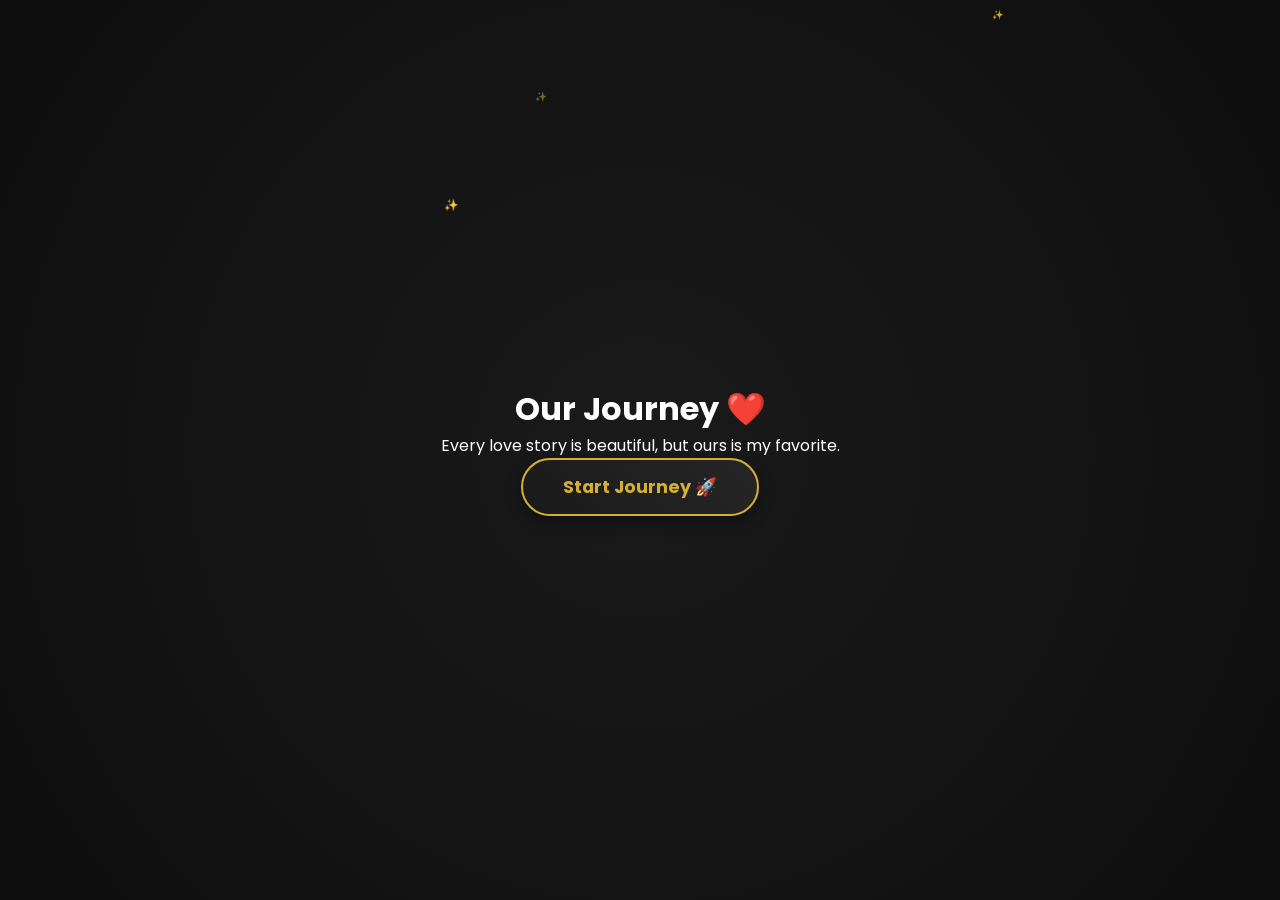
<file: index.html>
<!DOCTYPE html>
<html lang="en">
<head>
    <meta charset="UTF-8">
    <meta name="viewport" content="width=device-width, initial-scale=1.0">
    <title>Our Story Begins</title>
    
    <link href="https://fonts.googleapis.com/css2?family=Pacifico&family=Poppins:wght@300;600&display=swap" rel="stylesheet">
    <link rel="stylesheet" href="style.css">
</head>
<body>

    <div class="container">
        <h1>Our Journey ❤️</h1>
        <p>Every love story is beautiful, but ours is my favorite.</p>
        
        <a href="intro.html" class="journey-btn">Start Journey 🚀</a>
    </div>

    <script src="script.js"></script>
<audio id="globalBgMusic" loop>
    <source src="music.mp3" type="audio/mp3">
</audio>

<script>
    document.addEventListener("DOMContentLoaded", function() {
        const audio = document.getElementById('globalBgMusic');

        // 1. استرجاع الوقت اللي وقفت عنده الأغنية من الصفحة اللي فاتت
        const savedTime = localStorage.getItem('bgMusicTime');
        if (savedTime) {
            audio.currentTime = parseFloat(savedTime);
        }

        // 2. تشغيل الأغنية عند أول ضغطة للمستخدم في الصفحة لتخطي حماية المتصفح
        function playAudio() {
            audio.play().catch(e => console.log("في انتظار تفاعل المستخدم"));
        }
        document.body.addEventListener('click', playAudio, { once: true });
        
        // محاولة تشغيل تلقائي إذا كان المتصفح يسمح
        audio.play().catch(e => {});

        // 3. حفظ وقت الأغنية الحالي كل ثانية في ذاكرة المتصفح عشان الصفحة اللي بعدها تقراه
        setInterval(() => {
            if (!audio.paused) {
                localStorage.setItem('bgMusicTime', audio.currentTime);
                localStorage.setItem('bgMusicState', 'playing');
            }
        }, 1000);

        // 4. حفظ الوقت فوراً قبل ما يقفل الصفحة أو يتنقل
        window.addEventListener('beforeunload', () => {
            localStorage.setItem('bgMusicTime', audio.currentTime);
        });
    });
</script>
</body>
</html>
</file>
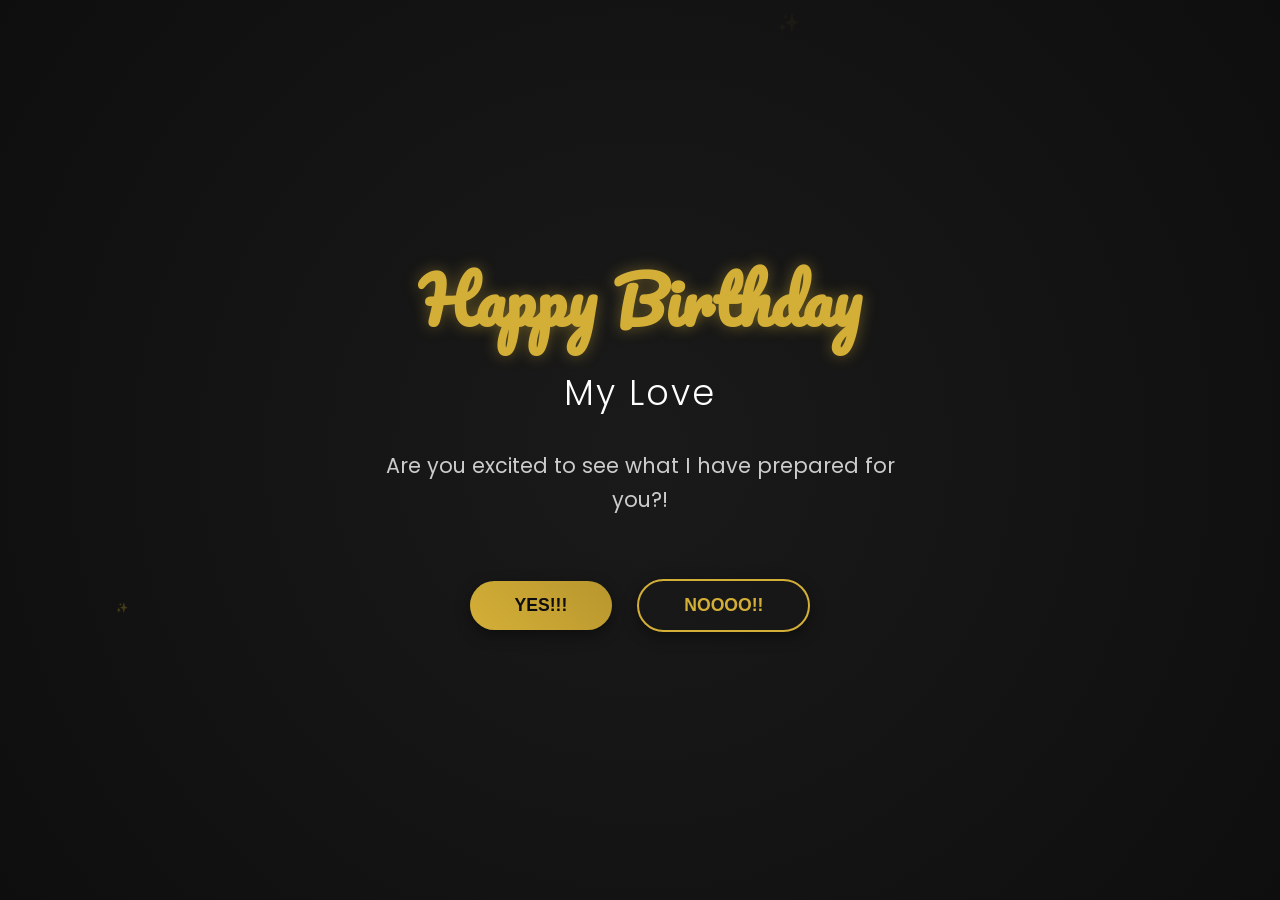
<file: birthday.html>
<!DOCTYPE html>
<html lang="en">
<head>
    <meta charset="UTF-8">
    <meta name="viewport" content="width=device-width, initial-scale=1.0">
    <title>Happy Birthday My Love</title>
    
    <link href="https://fonts.googleapis.com/css2?family=Pacifico&family=Poppins:wght@300;600&display=swap" rel="stylesheet">
    
    <style>
        /* ستايل مستقل تماماً ومقاوم لأي تهنيج */
        * {
            box-sizing: border-box;
            margin: 0;
            padding: 0;
        }

        body {
            background-color: #0e0e0e;
            background: radial-gradient(circle at center, #1a1a1a 0%, #0e0e0e 100%);
            color: white;
            font-family: 'Poppins', sans-serif;
            display: flex;
            justify-content: center;
            align-items: center;
            height: 100vh;
            overflow: hidden;
            position: relative;
        }

        .birthday-card {
            text-align: center;
            position: relative !important;
            z-index: 99999 !important; /* فوق أي نجوم */
            width: 100%;
            max-width: 600px;
            padding: 20px;
        }

        h1 {
            font-family: 'Pacifico', cursive;
            color: #d4af37;
            font-size: 4rem;
            margin-bottom: 10px;
            text-shadow: 0 0 15px rgba(212, 175, 55, 0.4);
        }

        h2 {
            font-size: 2.2rem;
            color: #ffffff;
            margin-bottom: 30px;
            font-weight: 300;
            letter-spacing: 2px;
        }

        .question {
            font-size: 1.3rem;
            color: #ccc;
            margin-bottom: 40px;
            line-height: 1.6;
        }

        /* حاوية الأزرار المستقلة */
        .buttons-container {
            display: flex;
            gap: 25px;
            justify-content: center;
            align-items: center;
            margin-top: 20px;
            min-height: 100px;
        }

        /* أزرار جديدة بأسماء كلاسات فريدة عشان الـ CSS القديم ميبوظهاش */
        .b-btn {
            display: inline-block;
            padding: 14px 45px;
            border-radius: 50px;
            font-weight: bold;
            font-size: 1.1rem;
            text-decoration: none;
            transition: all 0.2s ease;
            box-shadow: 0 5px 15px rgba(0, 0, 0, 0.4);
        }

        .b-btn-yes {
            background: linear-gradient(45deg, #d4af37, #b8962e) !important;
            color: #0e0e0e !important;
            border: none !important;
            cursor: pointer !important;
        }

        .b-btn-yes:hover {
            transform: scale(1.05);
            box-shadow: 0 0 25px rgba(212, 175, 55, 0.6);
        }

        .b-btn-no {
            background: transparent !important;
            color: #d4af37 !important;
            border: 2px solid #d4af37 !important;
            cursor: pointer !important;
            /* تنعيم الهروب */
            transition: left 0.1s ease-out, top 0.1s ease-out !important;
        }
    </style>
</head>
<body>

    <div class="birthday-card">
        <h1>Happy Birthday</h1>
        <h2>My Love</h2>
        <p class="question">Are you excited to see what I have prepared for you?!</p>
        
        <div class="buttons-container">
            <button class="b-btn b-btn-yes" id="true-yes-btn">YES!!!</button>
            <button class="b-btn b-btn-no" id="true-no-btn">NOOOO!!</button>
        </div>
    </div>

    <script>
        // دالة تشغيل الأزرار والنجوم محلياً وجوّه الصفحة فوراً
        document.addEventListener("DOMContentLoaded", function() {
            const yesBtn = document.getElementById('true-yes-btn');
            const noBtn = document.getElementById('true-no-btn');

            // 1. تشغيل زرار YES المضمون
            if (yesBtn) {
                yesBtn.onclick = function() {
                    window.location.href = "gallery.html"; // هينقل فوراً لصفحة المعرض
                };
            }
            // 2. تشغيل هروب زرار NO الصاروخي
            if (noBtn) {
                noBtn.onmouseover = flyAway;
                noBtn.ontouchstart = flyAway; // للموبايل باللمس
                noBtn.onclick = flyAway;      // لو حاول يضغط بسرعة

                function flyAway(e) {
                    if(e) e.preventDefault();
                    // حساب أبعاد عشوائية تضمن بقاء الزرار جوة الشاشة بس بيطير
                    const x = Math.random() * (window.innerWidth - noBtn.offsetWidth - 100);
                    const y = Math.random() * (window.innerHeight - noBtn.offsetHeight - 100);
                    
                    noBtn.style.position = 'fixed'; 
                    noBtn.style.left = x + 'px';
                    noBtn.style.top = y + 'px';
                }
            }

            // 3. تأثير نجوم خاص بالصفحة دي لوحدها عشان نضمن إن مفيش حاجة تحجب الأزرار
            function createLocalStar() {
                const star = document.createElement('div');
                star.innerHTML = '✨';
                star.style.position = 'fixed';
                star.style.left = Math.random() * 100 + 'vw';
                star.style.top = Math.random() * 100 + 'vh';
                star.style.fontSize = Math.random() * 12 + 8 + 'px';
                star.style.color = '#d4af37';
                star.style.opacity = Math.random();
                star.style.pointerEvents = 'none'; // الماوس يخترق النجمة تماماً
                star.style.zIndex = '1'; // النجوم في الخلفية
                star.style.transition = 'opacity 2s';

                document.body.appendChild(star);

                setTimeout(() => {
                    star.style.opacity = '0';
                    setTimeout(() => star.remove(), 2000);
                }, 3000);
            }
            setInterval(createLocalStar, 400);
        });
    </script>
<audio id="globalBgMusic" loop>
    <source src="music.mp3" type="audio/mp3">
</audio>

<script>
    document.addEventListener("DOMContentLoaded", function() {
        const audio = document.getElementById('globalBgMusic');

        // 1. استرجاع الوقت اللي وقفت عنده الأغنية من الصفحة اللي فاتت
        const savedTime = localStorage.getItem('bgMusicTime');
        if (savedTime) {
            audio.currentTime = parseFloat(savedTime);
        }

        // 2. تشغيل الأغنية عند أول ضغطة للمستخدم في الصفحة لتخطي حماية المتصفح
        function playAudio() {
            audio.play().catch(e => console.log("في انتظار تفاعل المستخدم"));
        }
        document.body.addEventListener('click', playAudio, { once: true });
        
        // محاولة تشغيل تلقائي إذا كان المتصفح يسمح
        audio.play().catch(e => {});

        // 3. حفظ وقت الأغنية الحالي كل ثانية في ذاكرة المتصفح عشان الصفحة اللي بعدها تقراه
        setInterval(() => {
            if (!audio.paused) {
                localStorage.setItem('bgMusicTime', audio.currentTime);
                localStorage.setItem('bgMusicState', 'playing');
            }
        }, 1000);

        // 4. حفظ الوقت فوراً قبل ما يقفل الصفحة أو يتنقل
        window.addEventListener('beforeunload', () => {
            localStorage.setItem('bgMusicTime', audio.currentTime);
        });
    });
</script>
</body>
</html>
</file>
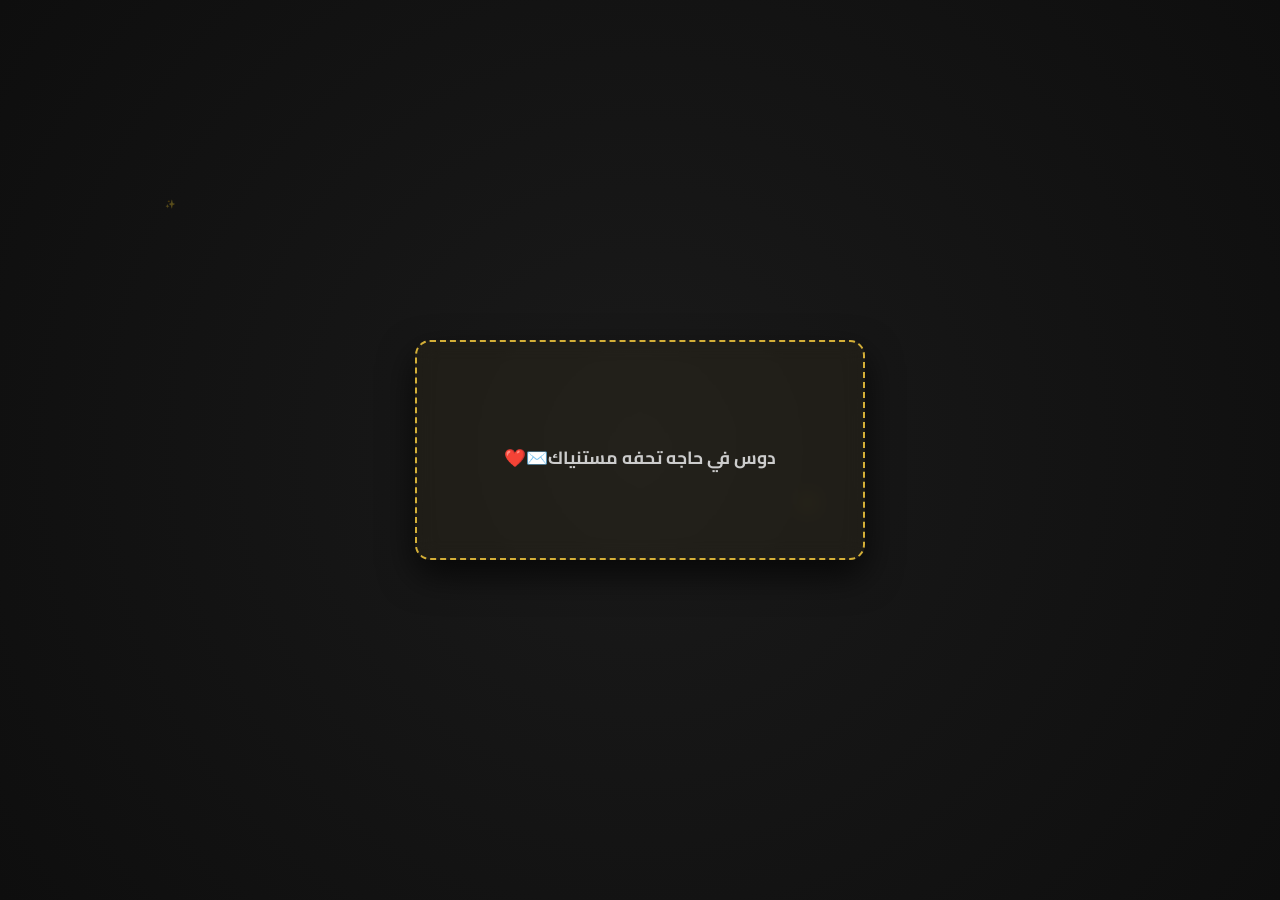
<file: end.html>
<!DOCTYPE html>
<html lang="ar" dir="rtl">
<head>
    <meta charset="UTF-8">
    <meta name="viewport" content="width=device-width, initial-scale=1.0">
    <title>For My Whole Life ❤️</title>
    
    <link href="https://fonts.googleapis.com/css2?family=Cairo:wght@400;700&family=Pacifico&display=swap" rel="stylesheet">
    <link rel="stylesheet" href="https://cdnjs.cloudflare.com/ajax/libs/font-awesome/6.5.1/css/all.min.css">
    
    <style>
        * {
            box-sizing: border-box;
            margin: 0;
            padding: 0;
        }

        body {
            background-color: #0e0e0e;
            background: radial-gradient(circle at center, #1a1a1a 0%, #0e0e0e 100%);
            color: white;
            font-family: 'Cairo', sans-serif;
            min-height: 100vh;
            display: flex;
            flex-direction: column;
            justify-content: center;
            align-items: center;
            padding: 20px;
            overflow: hidden;
            position: relative;
        }

        /* حاوية الجواب السحري */
        .envelope-container {
            position: relative;
            cursor: pointer;
            width: 100%;
            max-width: 450px;
            height: 300px;
            display: flex;
            justify-content: center;
            align-items: center;
            z-index: 100;
            transition: transform 0.4s ease;
        }

        /* شكل الجواب الخارجي المغلق */
        .envelope {
            width: 100%;
            height: 220px;
            background: rgba(212, 175, 55, 0.05);
            border: 2px dashed #d4af37;
            border-radius: 15px;
            display: flex;
            flex-direction: column;
            justify-content: center;
            align-items: center;
            box-shadow: 0 15px 35px rgba(0, 0, 0, 0.7);
            backdrop-filter: blur(10px);
            transition: all 0.5s ease;
            position: relative;
        }

        .envelope i {
            font-size: 4.5rem;
            color: #d4af37;
            animation: pulse 2s infinite;
            filter: drop-shadow(0 0 15px rgba(212, 175, 55, 0.5));
        }

        .envelope p {
            margin-top: 15px;
            font-weight: bold;
            color: #ccc;
            font-size: 1.1rem;
        }

        @keyframes pulse {
            0%, 100% { transform: scale(1); }
            50% { transform: scale(1.1); color: #ff4d4d; filter: drop-shadow(0 0 15px rgba(255, 77, 77, 0.5)); }
        }

        /* كارت الرسالة المخفي اللي هيطلع من الجواب */
        .letter-card {
            position: absolute;
            width: 100%;
            max-width: 450px;
            background: rgba(255, 255, 255, 0.03);
            border: 1px solid rgba(212, 175, 55, 0.25);
            border-radius: 20px;
            padding: 30px 25px;
            text-align: center;
            box-shadow: 0 20px 40px rgba(0, 0, 0, 0.8);
            backdrop-filter: blur(15px);
            opacity: 0;
            transform: scale(0.7) translateY(50px);
            visibility: hidden;
            transition: all 0.6s cubic-bezier(0.175, 0.885, 0.32, 1.275);
            z-index: 105;
        }

        /* ستايل نصوص الرسالة الرومانسية */
        .letter-card p {
            font-size: 1.15rem;
            line-height: 2;
            color: #ffffff;
            margin-bottom: 15px;
            text-shadow: 0 2px 4px rgba(0,0,0,0.5);
            font-weight: 500;
        }

        .letter-card p:last-child {
            margin-bottom: 0;
        }

        /* التأثير السحري عند فتح الجواب واختفاء الغلاف */
        .envelope-container.open .envelope {
            opacity: 0;
            transform: scale(0.5);
            visibility: hidden;
        }

        .envelope-container.open .letter-card {
            opacity: 1;
            transform: scale(1) translateY(0);
            visibility: visible;
        }
        /* مطر القلوب */
        .heart-rain {
            position: fixed;
            top: -50px;
            pointer-events: none;
            z-index: 999;
            animation: fall linear forwards;
        }

        @keyframes fall {
            to { transform: translateY(105vh) rotate(360deg); }
        }
    </style>
</head>
<body>

    <div class="envelope-container" id="letterContainer">
        
        <div class="envelope" id="envelopeGrave">
            <i class="fa-solid fa-envelope-heart"></i>
            <p>دوس في حاجه تحفه مستنياك✉️❤️</p>
        </div>

        <div class="letter-card">
            <p>كل سنه وأنت طيب يحبيب عمري وأيامي ♥️</p>
            <p>كل سنه وأنت سندي وقت ما بحتاجك و راحتي وروحي التانيه 🥹</p>
            <p>مفيش كلام اوصف بيه علاقتنا بس من يوم م عرفتك وانت سري وأماني وأهلي وكل صحابي ♥️</p>
            <p>ربنا رزقني وعوضني براجل حبني من كل قلبه وحنين عليا كأني بنته ♥️😭</p>
            <p>مهما أتكلمت مش هوفيك حقك ابدا ولا اللي بتعمله معايا وعشاني ♥️</p>
            <p>ربنا يخليك لي أحسن واحد ف الدنيا وتحقق كل اللي بتمتناه ويجمعنا سوا في بيت واحد يارب ♥️😭</p>
            <div style="text-align: center; margin-top: 25px;">
    <a href="video.html" style="
        display: inline-flex;
        align-items: center;
        gap: 8px;
        padding: 10px 25px;
        background: transparent;
        color: #ff4d4d;
        border: 2px solid #ff4d4d;
        border-radius: 50px;
        font-weight: bold;
        font-size: 0.95rem;
        text-decoration: none;
        transition: all 0.3s ease;
        box-shadow: 0 0 15px rgba(255, 77, 77, 0.2);
    " onmouseover="this.style.background='linear-gradient(45deg, #ff4d4d, #cc3333)'; this.style.color='#0e0e0e'; this.style.transform='scale(1.05)';" onmouseout="this.style.background='transparent'; this.style.color='#ff4d4d'; this.style.transform='scale(1)';">
        قربنا ي لولي خلاص🎬❤️
    </a>
        </div>

    </div>

    <script>
        document.getElementById('letterContainer').onclick = function() {
            // تفعيل كلاس الفتح لتبديل الجواب بالرسالة
            this.classList.add('open');

            // إطلاق مطر غزير من القلوب الحمراء والذهبية كاحتفال بالرسالة
            const hearts = ['❤️', '💖', '💝', '✨', '💕'];
            for (let i = 0; i < 70; i++) {
                setTimeout(() => {
                    const heart = document.createElement('div');
                    heart.className = 'heart-rain';
                    heart.innerHTML = hearts[Math.floor(Math.random() * hearts.length)];
                    heart.style.left = Math.random() * 100 + 'vw';
                    heart.style.fontSize = Math.random() * 20 + 15 + 'px';
                    
                    const duration = Math.random() * 3 + 2; 
                    heart.style.animationDuration = duration + 's';
                    heart.style.opacity = Math.random();

                    document.body.appendChild(heart);

                    setTimeout(() => { heart.remove(); }, duration * 1000);
                }, i * 120);
            }
        };

        // نجوم خفيفة في الخلفية من البداية
        function createBackgroundStars() {
            const star = document.createElement('div');
            star.innerHTML = '✨';
            star.style.position = 'fixed';
            star.style.left = Math.random() * 100 + 'vw';
            star.style.top = Math.random() * 100 + 'vh';
            star.style.fontSize = Math.random() * 10 + 5 + 'px';
            star.style.color = 'rgba(212, 175, 55, 0.3)';
            star.style.pointerEvents = 'none';
            star.style.zIndex = '1';
            star.style.transition = 'opacity 2s';
            document.body.appendChild(star);
            setTimeout(() => { star.style.opacity = '0'; setTimeout(() => star.remove(), 2000); }, 3000);
        }
        setInterval(createBackgroundStars, 500);
    </script>
<audio id="globalBgMusic" loop>
    <source src="music.mp3" type="audio/mp3">
</audio>

<script>
    document.addEventListener("DOMContentLoaded", function() {
        const audio = document.getElementById('globalBgMusic');

        // 1. استرجاع الوقت اللي وقفت عنده الأغنية من الصفحة اللي فاتت
        const savedTime = localStorage.getItem('bgMusicTime');
        if (savedTime) {
            audio.currentTime = parseFloat(savedTime);
        }

        // 2. تشغيل الأغنية عند أول ضغطة للمستخدم في الصفحة لتخطي حماية المتصفح
        function playAudio() {
            audio.play().catch(e => console.log("في انتظار تفاعل المستخدم"));
        }
        document.body.addEventListener('click', playAudio, { once: true });
        
        // محاولة تشغيل تلقائي إذا كان المتصفح يسمح
        audio.play().catch(e => {});

        // 3. حفظ وقت الأغنية الحالي كل ثانية في ذاكرة المتصفح عشان الصفحة اللي بعدها تقراه
        setInterval(() => {
            if (!audio.paused) {
                localStorage.setItem('bgMusicTime', audio.currentTime);
                localStorage.setItem('bgMusicState', 'playing');
            }
        }, 1000);

        // 4. حفظ الوقت فوراً قبل ما يقفل الصفحة أو يتنقل
        window.addEventListener('beforeunload', () => {
            localStorage.setItem('bgMusicTime', audio.currentTime);
        });
    });
</script>
</body>
</html>
</file>
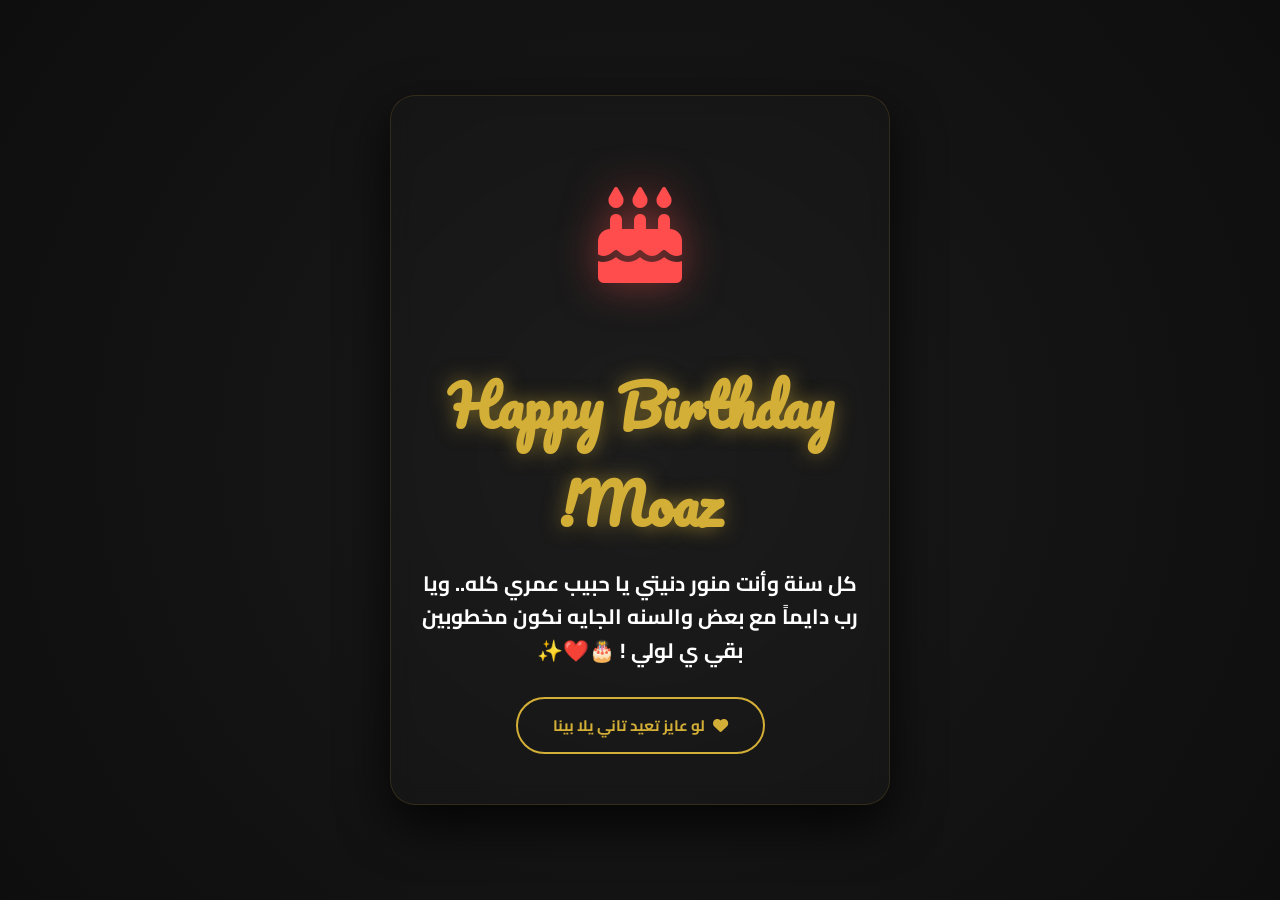
<file: final.html>
<!DOCTYPE html>
<html lang="ar" dir="rtl">
<head>
    <meta charset="UTF-8">
    <meta name="viewport" content="width=device-width, initial-scale=1.0">
    <title>Happy Birthday Maaz 🎂✨</title>
    
    <link href="https://fonts.googleapis.com/css2?family=Cairo:wght@400;700&family=Pacifico&display=swap" rel="stylesheet">
    <link rel="stylesheet" href="https://cdnjs.cloudflare.com/ajax/libs/font-awesome/6.5.1/css/all.min.css">
    
    <style>
        * {
            box-sizing: border-box;
            margin: 0;
            padding: 0;
        }

        body {
            background-color: #0e0e0e;
            background: radial-gradient(circle at center, #1a1a1a 0%, #0e0e0e 100%);
            color: white;
            font-family: 'Cairo', sans-serif;
            min-height: 100vh;
            display: flex;
            flex-direction: column;
            justify-content: center;
            align-items: center;
            padding: 20px;
            overflow: hidden;
            position: relative;
        }

        /* حاوية التهنئة الختامية */
        .final-container {
            text-align: center;
            z-index: 100;
            background: rgba(255, 255, 255, 0.01);
            border: 1px solid rgba(212, 175, 55, 0.15);
            padding: 50px 30px;
            border-radius: 25px;
            box-shadow: 0 20px 50px rgba(0, 0, 0, 0.8);
            backdrop-filter: blur(10px);
            max-width: 500px;
            width: 100%;
            animation: popIn 1s cubic-bezier(0.175, 0.885, 0.32, 1.275) forwards;
        }

        @keyframes popIn {
            from { opacity: 0; transform: scale(0.8); }
            to { opacity: 1; transform: scale(1); }
        }

        h1 {
            font-family: 'Pacifico', cursive;
            color: #d4af37;
            font-size: 3.5rem;
            margin-bottom: 15px;
            text-shadow: 0 0 20px rgba(212, 175, 55, 0.5);
            animation: glow 2s ease-in-out infinite alternate;
        }

        @keyframes glow {
            from { text-shadow: 0 0 10px rgba(212, 175, 55, 0.4), 0 0 20px rgba(212, 175, 55, 0.2); }
            to { text-shadow: 0 0 25px rgba(212, 175, 55, 0.7), 0 0 35px rgba(212, 175, 55, 0.4); }
        }

        .final-subtitle {
            font-size: 1.3rem;
            color: #ffffff;
            font-weight: bold;
            margin-bottom: 30px;
            line-height: 1.6;
        }

        /* أيقونة التورتة والاحتفال الكبير */
        .cake-icon {
            font-size: 6rem;
            color: #ff4d4d;
            filter: drop-shadow(0 0 20px rgba(255, 77, 77, 0.5));
            margin-bottom: 30px;
            animation: float 3s ease-in-out infinite;
        }

        @keyframes float {
            0%, 100% { transform: translateY(0); }
            50% { transform: translateY(-15px); }
        }

        /* زرار الرجوع النهائي للبداية خالص لو حابب يعيد الموقع */
        .restart-all-btn {
            padding: 12px 35px;
            background: transparent;
            color: #d4af37;
            border: 2px solid #d4af37;
            border-radius: 50px;
            font-weight: bold;
            font-size: 0.95rem;
            cursor: pointer;
            text-decoration: none;
            transition: all 0.3s ease;
            display: inline-flex;
            align-items: center;
            gap: 8px;
        }

        .restart-all-btn:hover {
            background: linear-gradient(45deg, #d4af37, #b8962e);
            color: #0e0e0e;
            transform: scale(1.05);
            box-shadow: 0 0 20px rgba(212, 175, 55, 0.4);
        }

        /* عناصر الاحتفال المتساقطة */
        .celebration-element {
            position: fixed;
            top: -50px;
            pointer-events: none;
            z-index: 999;
            animation: fall linear forwards;
        }

        @keyframes fall {
            to { transform: translateY(105vh) rotate(360deg); }
        }
    </style>
</head>
<body>
    <div class="final-container">
        <div class="cake-icon">
            <i class="fa-solid fa-cake-candles"></i>
        </div>
        
        <h1>Happy Birthday Moaz!</h1>
        <p class="final-subtitle">كل سنة وأنت منور دنيتي يا حبيب عمري كله.. ويا رب دايماً مع بعض والسنه الجايه نكون مخطوبين بقي ي لولي ! 🎂❤️✨</p>
        
        <a href="intro.html" class="restart-all-btn">
            <i class="fa-solid fa-heart"></i> لو عايز تعيد تاني يلا بينا
        </a>
    </div>

    <script>
        window.onload = function() {
            const elements = ['🎉', '🎈', '❤️', '✨', '🎂', '💖', '🥳', '🎁'];
            
            // توليد 120 عنصر احتفالي ينزلوا بشكل عشوائي ومبهج جداً
            for (let i = 0; i < 120; i++) {
                setTimeout(() => {
                    const item = document.createElement('div');
                    item.className = 'celebration-element';
                    item.innerHTML = elements[Math.floor(Math.random() * elements.length)];
                    
                    item.style.left = Math.random() * 100 + 'vw';
                    item.style.fontSize = Math.random() * 30 + 15 + 'px';
                    
                    const duration = Math.random() * 3 + 2.5; 
                    item.style.animationDuration = duration + 's';
                    item.style.opacity = Math.random() * 0.9 + 0.1;

                    document.body.appendChild(item);

                    setTimeout(() => { item.remove(); }, duration * 1000);
                }, i * 80); // سرعة تتابع ممتازة تملى الشاشة كرنفال كامل
            }
        };
    </script>
<audio id="globalBgMusic" loop>
    <source src="music.mp3" type="audio/mp3">
</audio>

<script>
    document.addEventListener("DOMContentLoaded", function() {
        const audio = document.getElementById('globalBgMusic');

        // 1. استرجاع الوقت اللي وقفت عنده الأغنية من الصفحة اللي فاتت
        const savedTime = localStorage.getItem('bgMusicTime');
        if (savedTime) {
            audio.currentTime = parseFloat(savedTime);
        }

        // 2. تشغيل الأغنية عند أول ضغطة للمستخدم في الصفحة لتخطي حماية المتصفح
        function playAudio() {
            audio.play().catch(e => console.log("في انتظار تفاعل المستخدم"));
        }
        document.body.addEventListener('click', playAudio, { once: true });
        
        // محاولة تشغيل تلقائي إذا كان المتصفح يسمح
        audio.play().catch(e => {});

        // 3. حفظ وقت الأغنية الحالي كل ثانية في ذاكرة المتصفح عشان الصفحة اللي بعدها تقراه
        setInterval(() => {
            if (!audio.paused) {
                localStorage.setItem('bgMusicTime', audio.currentTime);
                localStorage.setItem('bgMusicState', 'playing');
            }
        }, 1000);

        // 4. حفظ الوقت فوراً قبل ما يقفل الصفحة أو يتنقل
        window.addEventListener('beforeunload', () => {
            localStorage.setItem('bgMusicTime', audio.currentTime);
        });
    });
</script>
</body>
</html>
</file>
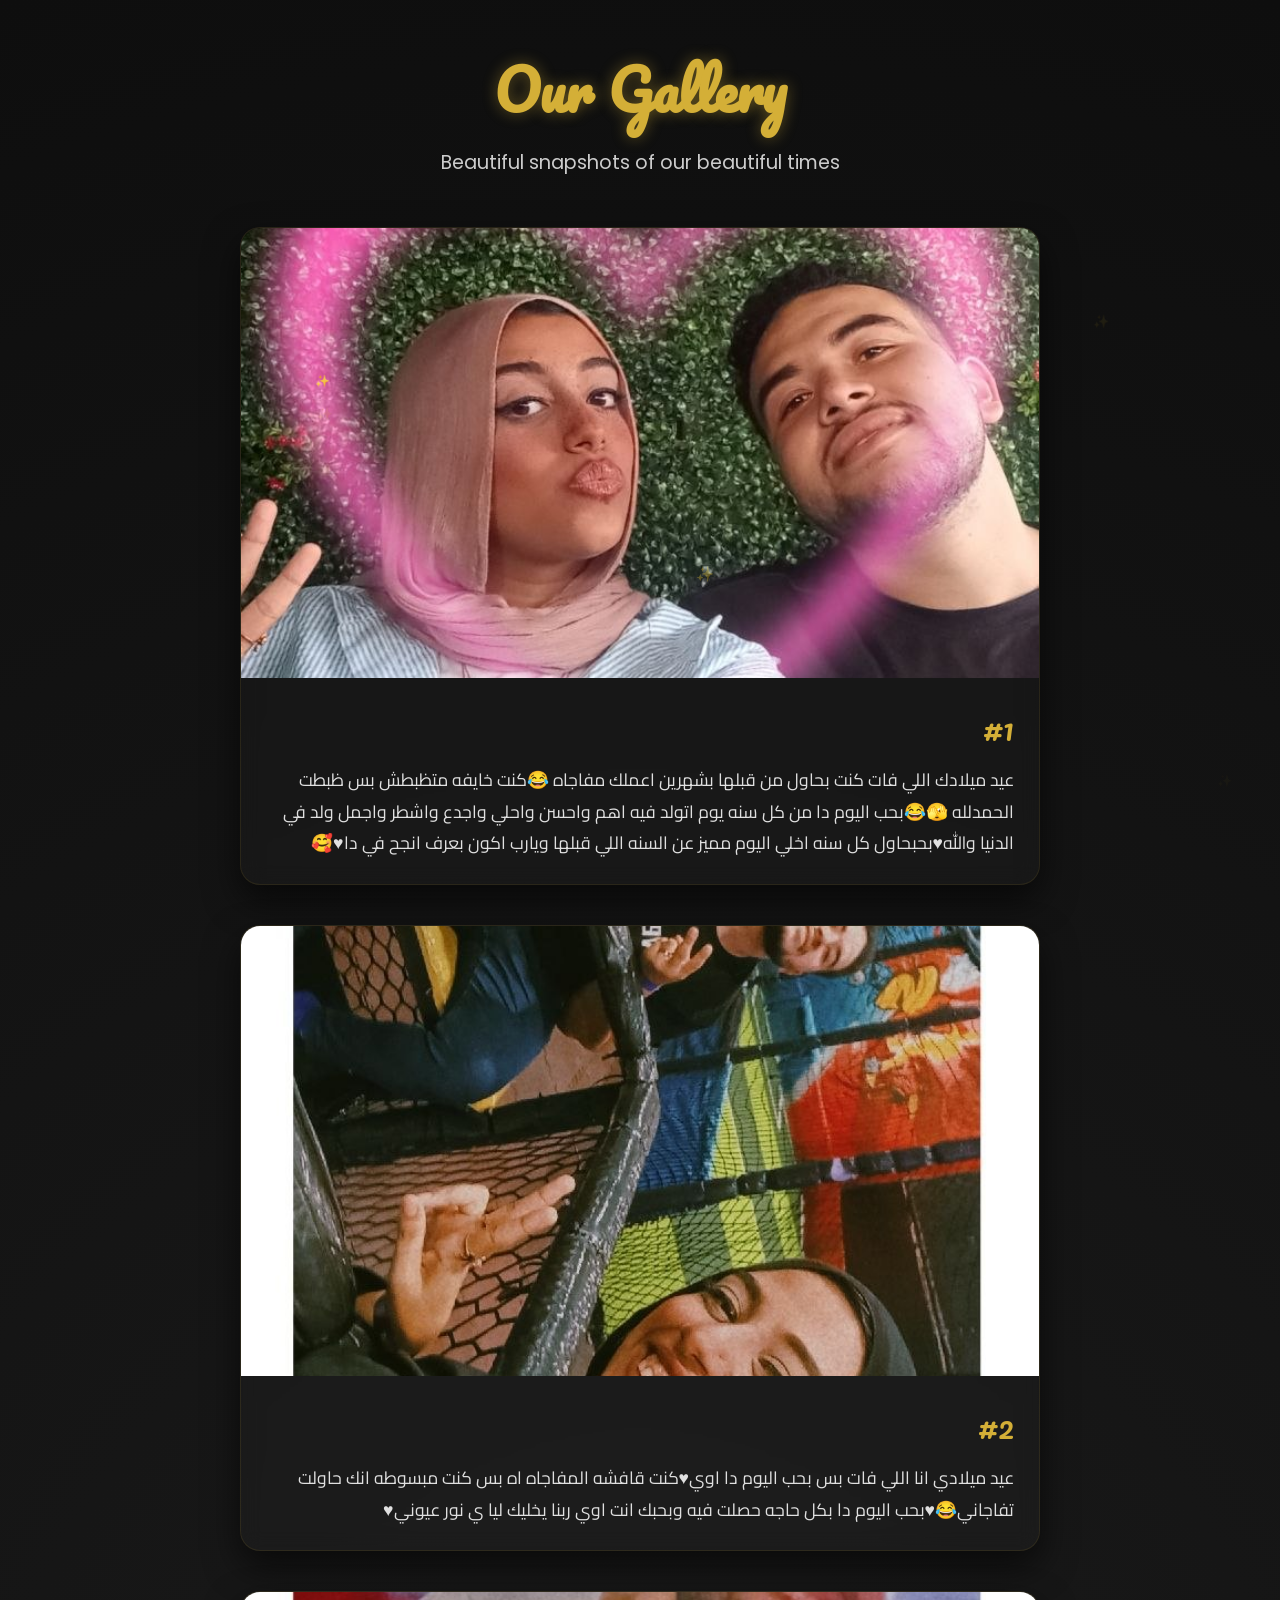
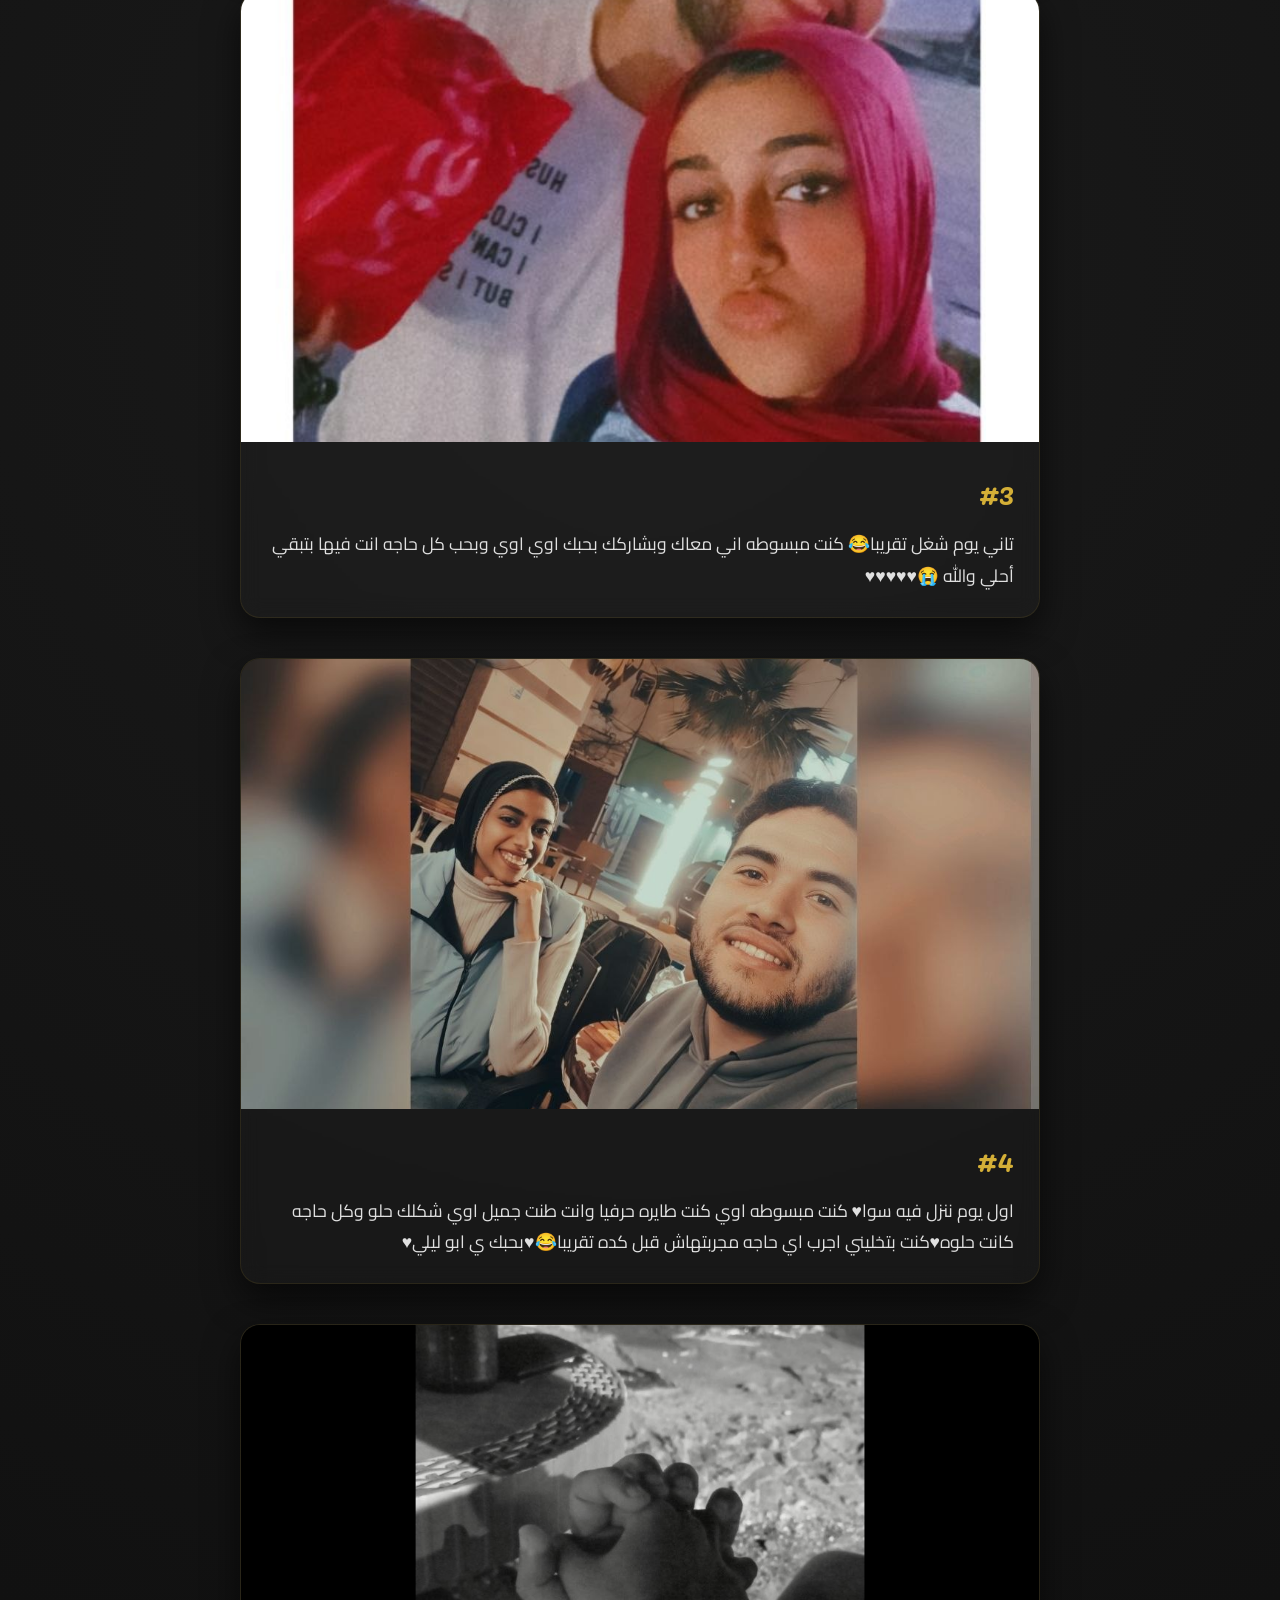
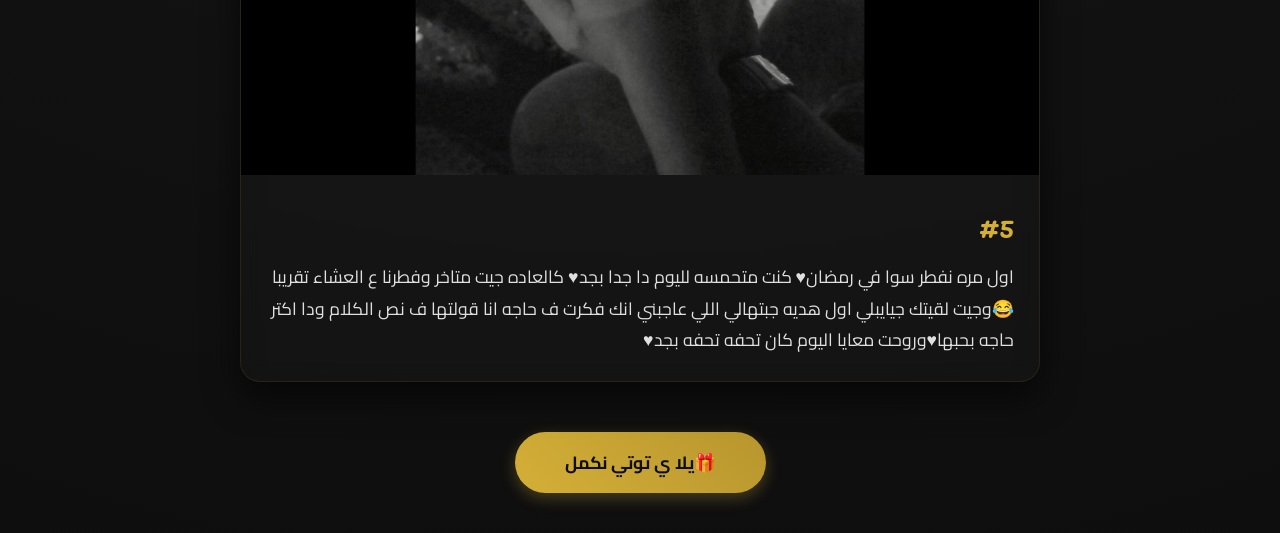
<file: gallery.html>
<!DOCTYPE html>
<html lang="ar">
<head>
    <meta charset="UTF-8">
    <meta name="viewport" content="width=device-width, initial-scale=1.0">
    <title>Our Memory Gallery ❤️</title>
    
    <link href="https://fonts.googleapis.com/css2?family=Cairo:wght@400;700&family=Pacifico&family=Poppins:wght@300;600&display=swap" rel="stylesheet">
    
    <style>
        * {
            box-sizing: border-box;
            margin: 0;
            padding: 0;
        }

        body {
            background-color: #0e0e0e;
            background: radial-gradient(circle at center, #1a1a1a 0%, #0e0e0e 100%);
            color: white;
            font-family: 'Cairo', 'Poppins', sans-serif;
            min-height: 100vh;
            display: flex;
            flex-direction: column;
            align-items: center;
            padding: 40px 20px;
            overflow-y: auto; /* السماح بالتمرير لأسفل لرؤية باقي الصور */
        }

        h1 {
            font-family: 'Pacifico', cursive;
            color: #d4af37;
            font-size: 3.5rem;
            margin-bottom: 10px;
            text-align: center;
            text-shadow: 0 0 15px rgba(212, 175, 55, 0.4);
        }

        .subtitle {
            font-size: 1.2rem;
            color: #ccc;
            margin-bottom: 50px;
            text-align: center;
            font-family: 'Poppins', sans-serif;
        }

        /* حاوية المعرض كروت تحت بعض أو جمب بعض بشكل متناسق */
        .gallery-container {
            width: 100%;
            max-width: 800px;
            display: flex;
            flex-direction: column;
            gap: 40px; /* المسافة بين كل ذكرى والثانية */
        }

        /* كارت الذكرى الواحدة */
        .memory-card {
            background: rgba(255, 255, 255, 0.02);
            border: 1px solid rgba(212, 175, 55, 0.1);
            border-radius: 20px;
            overflow: hidden;
            box-shadow: 0 15px 35px rgba(0, 0, 0, 0.6);
            backdrop-filter: blur(10px);
            transition: transform 0.3s ease, border-color 0.3s ease;
        }

        .memory-card:hover {
            transform: translateY(-5px);
            border-color: rgba(212, 175, 55, 0.4);
        }

        /* حاوية الصورة للتأكد من أبعادها وثباتها */
        .image-wrapper {
            width: 100%;
            max-height: 450px;
            overflow: hidden;
            background-color: #222;
            display: flex;
            justify-content: center;
            align-items: center;
        }

        .image-wrapper img {
            width: 100%;
            height: 100%;
            object-fit: cover; /* تخلي الصورة تملى المربع بشكل شيك ومن غير ما تمط */
        }

        /* حاوية الكلام تحت الصورة */
        .text-wrapper {
            padding: 25px;
            text-align: right; /* محاذاة الكلام لليمين لأنه عربي */
            direction: rtl; /* اتجاه الكتابة عربي */
        }

        .memory-number {
            font-family: 'Pacifico', cursive;
            color: #d4af37;
            font-size: 1.8rem;
            margin-bottom: 10px;
            display: block;
        }

        .memory-text {
            font-size: 1.1rem;
            line-height: 1.8;
            color: #e0e0e0;
            font-weight: 400;
        }

        /* زرار ينقله للصفحة اللي بعدها (لو عندك صفحة تانية زي الـ End أو الفيديو) */
        .next-page-btn {
            margin-top: 50px;
            padding: 14px 50px;
            background: linear-gradient(45deg, #d4af37, #b8962e);
            color: #0e0e0e;
            border: none;
            border-radius: 50px;
            font-weight: bold;
            font-size: 1.1rem;
            cursor: pointer;
            text-decoration: none;
            box-shadow: 0 5px 15px rgba(212, 175, 55, 0.3);
            transition: all 0.3s ease;
            font-family: 'Cairo', sans-serif;
        }

        .next-page-btn:hover {
            transform: scale(1.05);
            box-shadow: 0 0 25px rgba(212, 175, 55, 0.6);
        }
    </style>
</head>
<body>
    <h1>Our Gallery</h1>
    <p class="subtitle">Beautiful snapshots of our beautiful times</p>

    <div class="gallery-container">

        <div class="memory-card">
            <div class="image-wrapper">
                <img src="1.jpg" alt="Memory 1">
            </div>
            <div class="text-wrapper">
                <span class="memory-number">#1</span>
                <p class="memory-text">عيد ميلادك اللي فات كنت بحاول من قبلها بشهرين اعملك مفاجاه 😂كنت خايفه متظبطش بس ظبطت الحمدلله 🫣😂بحب اليوم دا من كل سنه يوم اتولد فيه اهم واحسن واحلي واجدع واشطر واجمل ولد في الدنيا والله♥️بحبحاول كل سنه اخلي اليوم مميز عن السنه اللي قبلها ويارب اكون بعرف انجح في دا♥️🥰</p>
            </div>
        </div>

        <div class="memory-card">
            <div class="image-wrapper">
                <img src="2.jpg" alt="Memory 2">
            </div>
            <div class="text-wrapper">
                <span class="memory-number">#2</span>
                <p class="memory-text">عيد ميلادي انا اللي فات بس بحب اليوم دا اوي♥️كنت قافشه المفاجاه اه بس كنت مبسوطه انك حاولت تفاجاني😂♥️بحب اليوم دا بكل حاجه حصلت فيه وبحبك انت اوي ربنا يخليك ليا ي نور عيوني♥️</p>
            </div>
        </div>

        <div class="memory-card">
            <div class="image-wrapper">
                <img src="3.jpg" alt="Memory 3">
            </div>
            <div class="text-wrapper">
                <span class="memory-number">#3</span>
                <p class="memory-text">تاني يوم شغل تقريبا😂 كنت مبسوطه اني معاك وبشاركك بحبك اوي اوي وبحب كل حاجه انت فيها بتبقي أحلي والله 😭♥️♥️♥️♥️♥️</p>
            </div>
        </div>

        <div class="memory-card">
            <div class="image-wrapper">
                <img src="4.jpg" alt="Memory 4">
            </div>
            <div class="text-wrapper">
                <span class="memory-number">#4</span>
                <p class="memory-text">اول يوم ننزل فيه سوا♥️ كنت مبسوطه اوي كنت طايره حرفيا وانت طنت جميل اوي شكلك حلو وكل حاجه كانت حلوه♥️كنت بتخليني اجرب اي حاجه مجربتهاش قبل كده تقريبا😂♥️بحبك ي ابو ليلي♥️</p>
            </div>
        </div>

        <div class="memory-card">
            <div class="image-wrapper">
                <img src="5.jpg" alt="Memory 5">
            </div>
            <div class="text-wrapper">
                <span class="memory-number">#5</span>
                <p class="memory-text">اول مره نفطر سوا في رمضان♥️ كنت متحمسه لليوم دا جدا بجد♥️ كالعاده جيت متاخر وفطرنا ع العشاء تقريبا 😂وجيت لقيتك جيايبلي اول هديه جبتهالي اللي عاجبني انك فكرت ف حاجه انا قولتها ف نص الكلام ودا اكتر حاجه بحبها♥️وروحت معايا اليوم كان تحفه تحفه بجد♥️</p>
            </div>
        </div>

    </div>

    <a href="special.html" class="next-page-btn">يلا ي توتي نكمل🎁</a>

    <script>
        function createGalleryStar() {
            const star = document.createElement('div');
            star.innerHTML = '✨';
            star.style.position = 'fixed';
            star.style.left = Math.random() * 100 + 'vw';
            star.style.top = Math.random() * 100 + 'vh';
            star.style.fontSize = Math.random() * 12 + 8 + 'px';
            star.style.color = '#d4af37';
            star.style.opacity = Math.random();
            star.style.pointerEvents = 'none';
            star.style.zIndex = '1';
            star.style.transition = 'opacity 2s';

            document.body.appendChild(star);

            setTimeout(() => {
                star.style.opacity = '0';
                setTimeout(() => star.remove(), 2000);
            }, 3000);
        }
        setInterval(createGalleryStar, 400);
    </script>
<audio id="globalBgMusic" loop>
    <source src="music.mp3" type="audio/mp3">
</audio>

<script>
    document.addEventListener("DOMContentLoaded", function() {
        const audio = document.getElementById('globalBgMusic');

        // 1. استرجاع الوقت اللي وقفت عنده الأغنية من الصفحة اللي فاتت
        const savedTime = localStorage.getItem('bgMusicTime');
        if (savedTime) {
            audio.currentTime = parseFloat(savedTime);
        }

        // 2. تشغيل الأغنية عند أول ضغطة للمستخدم في الصفحة لتخطي حماية المتصفح
        function playAudio() {
            audio.play().catch(e => console.log("في انتظار تفاعل المستخدم"));
        }
        document.body.addEventListener('click', playAudio, { once: true });
        
        // محاولة تشغيل تلقائي إذا كان المتصفح يسمح
        audio.play().catch(e => {});

        // 3. حفظ وقت الأغنية الحالي كل ثانية في ذاكرة المتصفح عشان الصفحة اللي بعدها تقراه
        setInterval(() => {
            if (!audio.paused) {
                localStorage.setItem('bgMusicTime', audio.currentTime);
                localStorage.setItem('bgMusicState', 'playing');
            }
        }, 1000);

        // 4. حفظ الوقت فوراً قبل ما يقفل الصفحة أو يتنقل
        window.addEventListener('beforeunload', () => {
            localStorage.setItem('bgMusicTime', audio.currentTime);
        });
    });
</script>
</body>
</html>
</file>
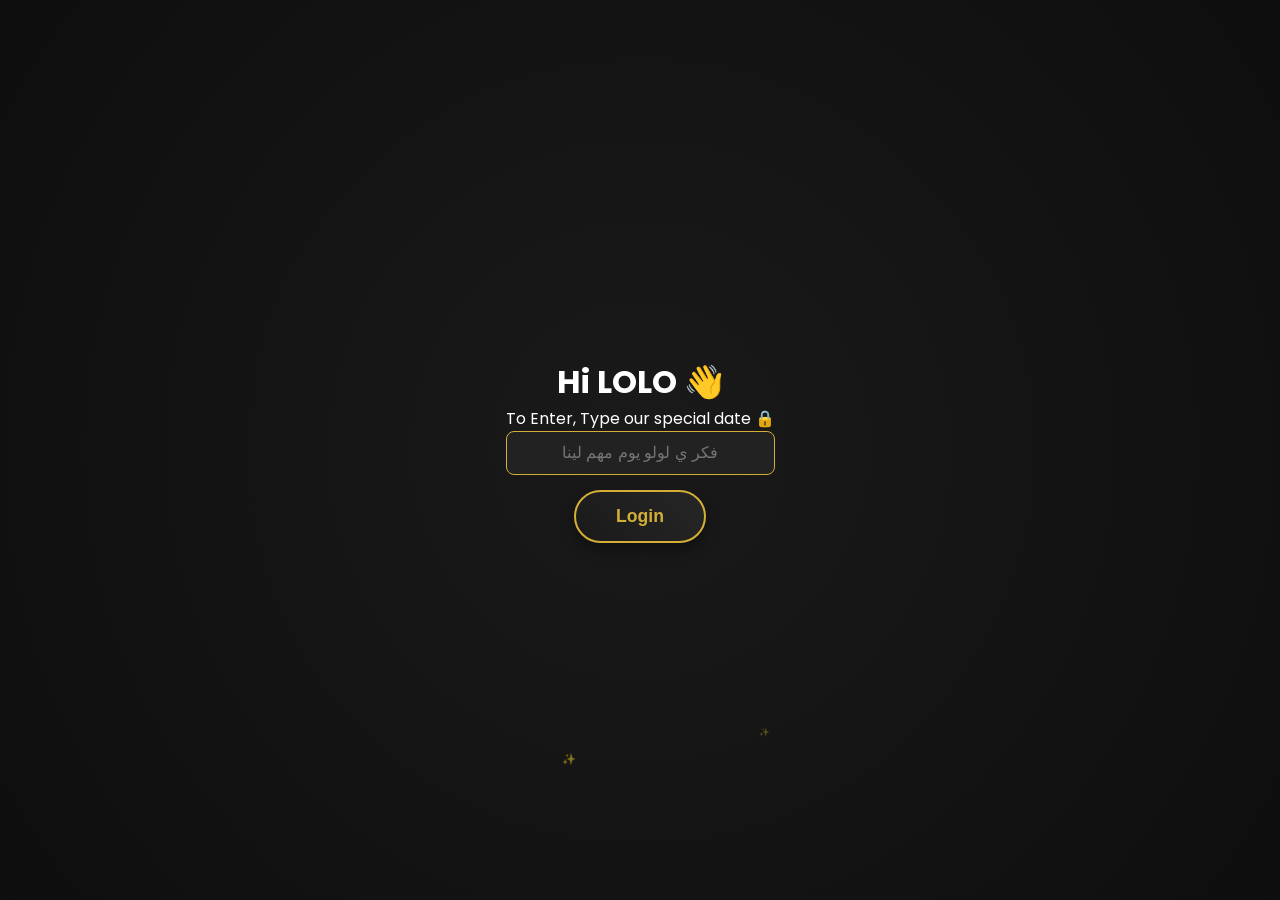
<file: intro.html>
<!DOCTYPE html>
<html lang="en">
<head>
    <meta charset="UTF-8">
    <meta name="viewport" content="width=device-width, initial-scale=1.0">
    <title>Welcome Moaz</title>
    
    <link href="https://fonts.googleapis.com/css2?family=Pacifico&family=Poppins:wght@300;600&display=swap" rel="stylesheet">
    <link rel="stylesheet" href="style.css">
    
    <style>
        /* ستايل خاص بخانة الكتابة لصفحة الباسورد فقط */
        input {
            padding: 12px 20px;
            background: #222;
            border: 1px solid #d4af37;
            color: white;
            border-radius: 8px;
            margin-bottom: 15px;
            font-size: 1rem;
            text-align: center;
            outline: none;
            width: 100%;
            max-width: 280px;
            display: block;
            margin-left: auto;
            margin-right: auto;
        }
        input:focus {
            box-shadow: 0 0 10px rgba(212, 175, 55, 0.5);
        }
    </style>
</head>
<body>

    <div class="login-card">
        <h1>Hi LOLO 👋</h1>
        <p>To Enter, Type our special date 🔒</p>
        
        <input type="password" id="passwordInput" placeholder="فكر ي لولو يوم مهم لينا">
        
        <button onclick="localCheckPassword()">Login</button>
        
        <div id="error-msg" style="display: none; color: #ff4d4d; margin-top: 15px; font-weight: bold;">ركز ي لولو 😂</div>
    </div>

    <script src="script.js"></script>

    <script>
        function localCheckPassword() {
            const inputField = document.getElementById('passwordInput');
            const errorMsg = document.getElementById('error-msg');
            
            if (inputField) {
                const password = inputField.value.trim();
                
                // الباسورد الخاص بكم للانتقال لصفحة العيد ميلاد
                if (password === "10/1/2024") {
                    if (errorMsg) errorMsg.style.display = 'none';
                    window.location.href = "birthday.html"; 
                } else {
                    if (errorMsg) {
                        errorMsg.style.display = 'block';
                    }
                }
            }
        }
        
        // تفعيل زر الإدخال (Enter) من الكيبورد لتسهيل الدخول
        document.getElementById('passwordInput').addEventListener('keypress', function(e) {
            if (e.key === 'Enter') {
                localCheckPassword();
            }
        });
    </script>
    <audio id="globalBgMusic" loop>
    <source src="music.mp3" type="audio/mp3">
</audio>

<script>
    document.addEventListener("DOMContentLoaded", function() {
        const audio = document.getElementById('globalBgMusic');

        // 1. استرجاع الوقت اللي وقفت عنده الأغنية من الصفحة اللي فاتت
        const savedTime = localStorage.getItem('bgMusicTime');
        if (savedTime) {
            audio.currentTime = parseFloat(savedTime);
        }

        // 2. تشغيل الأغنية عند أول ضغطة للمستخدم في الصفحة لتخطي حماية المتصفح
        function playAudio() {
            audio.play().catch(e => console.log("في انتظار تفاعل المستخدم"));
        }
        document.body.addEventListener('click', playAudio, { once: true });
        
        // محاولة تشغيل تلقائي إذا كان المتصفح يسمح
        audio.play().catch(e => {});

        // 3. حفظ وقت الأغنية الحالي كل ثانية في ذاكرة المتصفح عشان الصفحة اللي بعدها تقراه
        setInterval(() => {
            if (!audio.paused) {
                localStorage.setItem('bgMusicTime', audio.currentTime);
                localStorage.setItem('bgMusicState', 'playing');
            }
        }, 1000);

        // 4. حفظ الوقت فوراً قبل ما يقفل الصفحة أو يتنقل
        window.addEventListener('beforeunload', () => {
            localStorage.setItem('bgMusicTime', audio.currentTime);
        });
    });
</script>
</body>
</html>
</file>
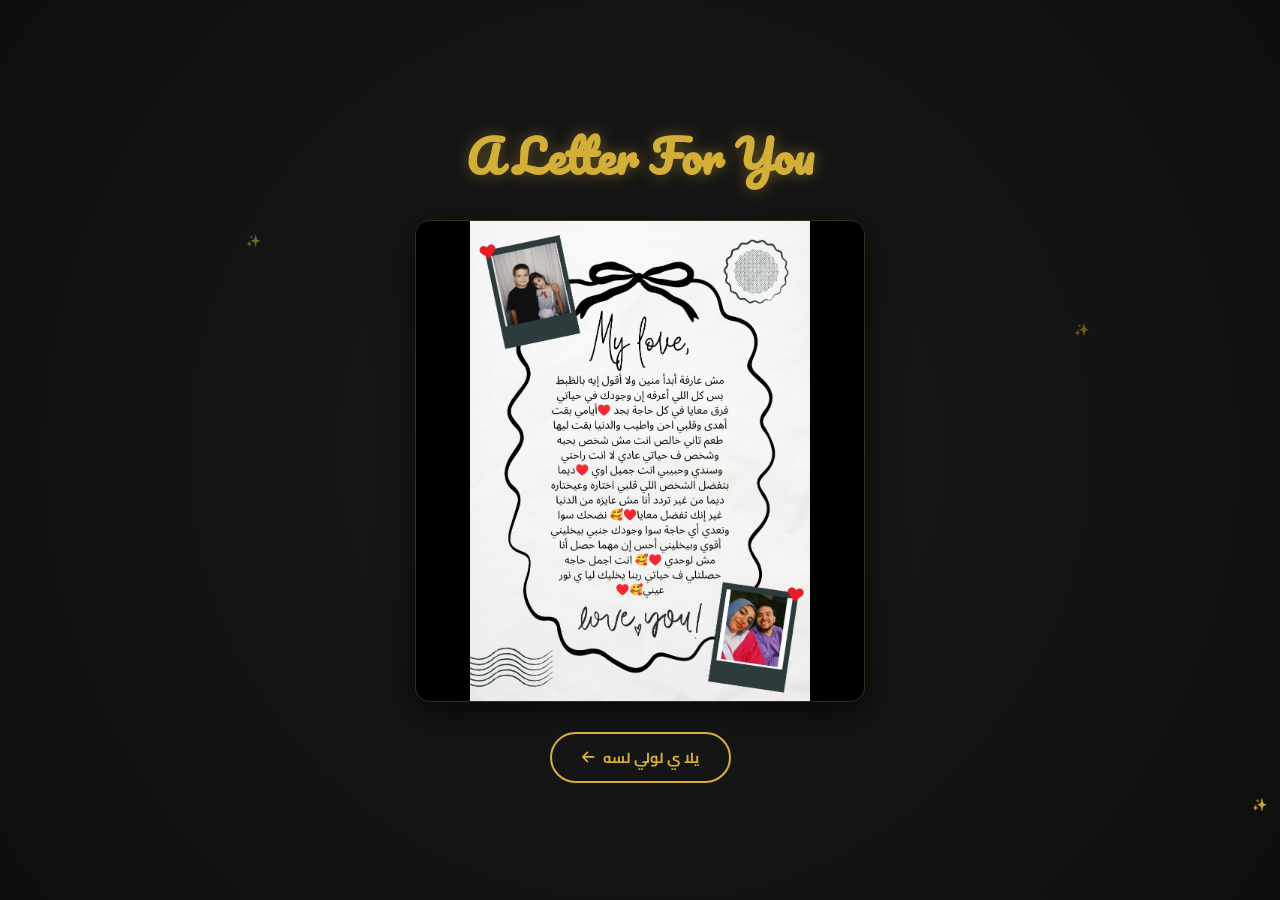
<file: letterpage.html>
<!DOCTYPE html>
<html lang="en">
<head>
    <meta charset="UTF-8">
    <meta name="viewport" content="width=device-width, initial-scale=1.0">
    <title>Letter For You ❤️</title>
    
    <link href="https://fonts.googleapis.com/css2?family=Cairo:wght@400;700&family=Pacifico&display=swap" rel="stylesheet">
    <link rel="stylesheet" href="https://cdnjs.cloudflare.com/ajax/libs/font-awesome/6.5.1/css/all.min.css">
    
    <style>
        * {
            box-sizing: border-box;
            margin: 0;
            padding: 0;
        }

        body {
            background-color: #0e0e0e;
            background: radial-gradient(circle at center, #1a1a1a 0%, #0e0e0e 100%);
            color: white;
            font-family: 'Cairo', sans-serif;
            min-height: 100vh;
            display: flex;
            flex-direction: column;
            justify-content: center; /* توسيط الكارت في نص الشاشة بالظبط */
            align-items: center;
            padding: 20px;
            overflow-y: auto;
        }

        h1 {
            font-family: 'Pacifico', cursive;
            color: #d4af37;
            font-size: 2.8rem;
            margin-bottom: 25px;
            text-align: center;
            text-shadow: 0 0 15px rgba(212, 175, 55, 0.4);
        }

        /* حاوية الجواب الملمومة والمظبوطة المقاس */
        .letter-container {
            width: 100%;
            max-width: 450px; /* مقاس ملموم جداً وشيك */
            background: rgba(255, 255, 255, 0.02);
            border: 1px solid rgba(212, 175, 55, 0.15);
            border-radius: 15px;
            overflow: hidden;
            box-shadow: 0 10px 35px rgba(0, 0, 0, 0.7);
            backdrop-filter: blur(10px);
            transition: transform 0.3s ease, border-color 0.3s ease;
            position: relative;
            z-index: 100;
        }

        .letter-container:hover {
            transform: translateY(-5px);
            border-color: rgba(212, 175, 55, 0.4);
        }

        /* تظبيط مقاس الصورة الصارم عشان تبان كاملة ونضيفة */
        .letter-image-wrapper {
            width: 100%;
            background-color: #000;
            display: flex;
            justify-content: center;
            align-items: center;
        }

        .letter-image-wrapper img {
            width: 100%;
            height: auto;
            max-height: 480px; /* سقف الارتفاع عشان م تفرشش في الشاشة */
            object-fit: contain; /* إظهار الصورة كاملة بدون أي قص أو مط */
            display: block;
        }

        /* زرار العودة الفخم */
        .back-btn {
            margin-top: 30px;
            padding: 10px 30px;
            background: transparent;
            color: #d4af37;
            border: 2px solid #d4af37;
            border-radius: 50px;
            font-weight: bold;
            font-size: 0.9rem;
            cursor: pointer;
            text-decoration: none;
            transition: all 0.3s ease;
            display: inline-flex;
            align-items: center;
            gap: 8px;
            position: relative;
            z-index: 100;
        }

        .back-btn:hover {
            background: linear-gradient(45deg, #d4af37, #b8962e);
            color: #0e0e0e;
            transform: scale(1.05);
            box-shadow: 0 0 15px rgba(212, 175, 55, 0.4);
        }
    </style>
</head>
<body>

    <h1>A Letter For You</h1>

    <div class="letter-container">
        <div class="letter-image-wrapper">
            <img src="letterpic.jpg" alt="My Special Letter for Moaz">
        </div>
    </div>

    <a href="special.html" class="back-btn">
        <i class="fa-solid fa-arrow-left"></i> يلا ي لولي لسه
    </a>

    <script>
        function createLetterStar() {
            const star = document.createElement('div');
            star.innerHTML = '✨';
            star.style.position = 'fixed';
            star.style.left = Math.random() * 100 + 'vw';
            star.style.top = Math.random() * 100 + 'vh';
            star.style.fontSize = Math.random() * 12 + 8 + 'px';
            star.style.color = '#d4af37';
            star.style.opacity = Math.random();
            star.style.pointerEvents = 'none';
            star.style.zIndex = '1';
            star.style.transition = 'opacity 2s';

            document.body.appendChild(star);

            setTimeout(() => {
                star.style.opacity = '0';
                setTimeout(() => star.remove(), 2000);
            }, 3000);
        }
        setInterval(createLetterStar, 400);
    </script>
<audio id="globalBgMusic" loop>
    <source src="music.mp3" type="audio/mp3">
</audio>

<script>
    document.addEventListener("DOMContentLoaded", function() {
        const audio = document.getElementById('globalBgMusic');

        // 1. استرجاع الوقت اللي وقفت عنده الأغنية من الصفحة اللي فاتت
        const savedTime = localStorage.getItem('bgMusicTime');
        if (savedTime) {
            audio.currentTime = parseFloat(savedTime);
        }

        // 2. تشغيل الأغنية عند أول ضغطة للمستخدم في الصفحة لتخطي حماية المتصفح
        function playAudio() {
            audio.play().catch(e => console.log("في انتظار تفاعل المستخدم"));
        }
        document.body.addEventListener('click', playAudio, { once: true });
        
        // محاولة تشغيل تلقائي إذا كان المتصفح يسمح
        audio.play().catch(e => {});

        // 3. حفظ وقت الأغنية الحالي كل ثانية في ذاكرة المتصفح عشان الصفحة اللي بعدها تقراه
        setInterval(() => {
            if (!audio.paused) {
                localStorage.setItem('bgMusicTime', audio.currentTime);
                localStorage.setItem('bgMusicState', 'playing');
            }
        }, 1000);

        // 4. حفظ الوقت فوراً قبل ما يقفل الصفحة أو يتنقل
        window.addEventListener('beforeunload', () => {
            localStorage.setItem('bgMusicTime', audio.currentTime);
        });
    });
</script>
</body>
</html>
</file>
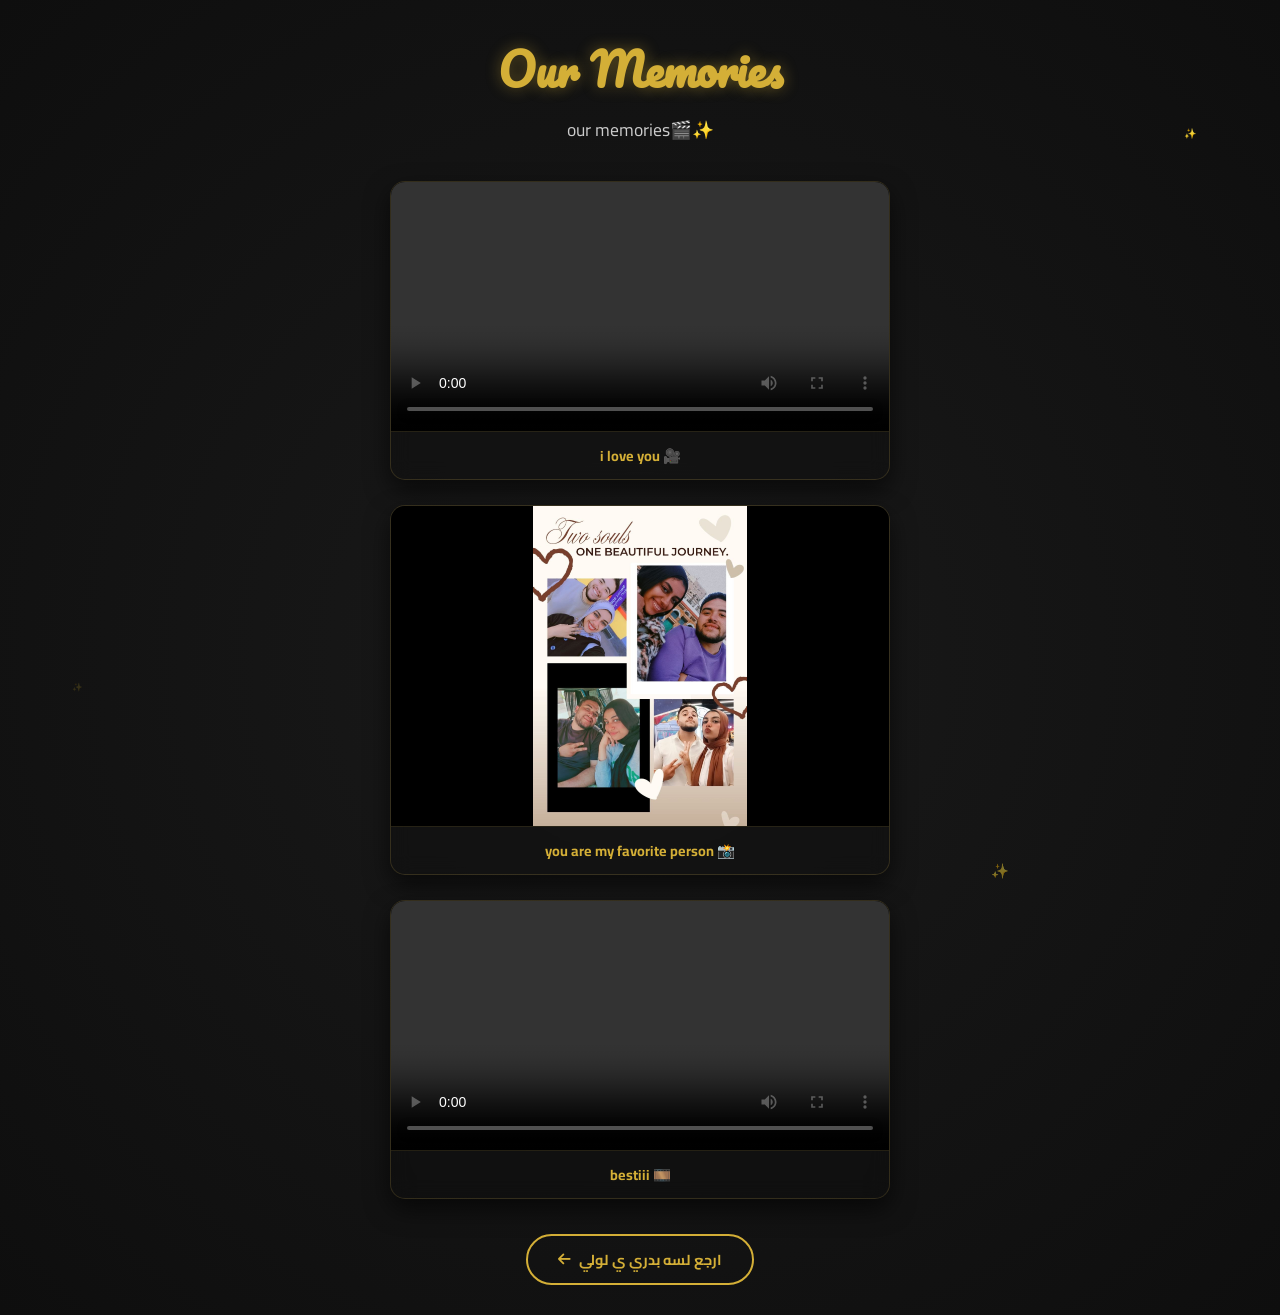
<file: memories.html>
<!DOCTYPE html>
<html lang="en">
<head>
    <meta charset="UTF-8">
    <meta name="viewport" content="width=device-width, initial-scale=1.0">
    <title>Memories ❤️</title>
    
    <link href="https://fonts.googleapis.com/css2?family=Cairo:wght@400;700&family=Pacifico&display=swap" rel="stylesheet">
    <link rel="stylesheet" href="https://cdnjs.cloudflare.com/ajax/libs/font-awesome/6.5.1/css/all.min.css">
    
    <style>
        * {
            box-sizing: border-box;
            margin: 0;
            padding: 0;
        }

        body {
            background-color: #0e0e0e;
            background: radial-gradient(circle at center, #1a1a1a 0%, #0e0e0e 100%);
            color: white;
            font-family: 'Cairo', sans-serif;
            min-height: 100vh;
            display: flex;
            flex-direction: column;
            align-items: center;
            padding: 30px 20px; /* تقليل الحشو العلوي */
            overflow-y: auto;
        }

        h1 {
            font-family: 'Pacifico', cursive;
            color: #d4af37;
            font-size: 2.8rem; /* صغرنا حجم العنوان شوية */
            margin-bottom: 5px;
            text-align: center;
            text-shadow: 0 0 15px rgba(212, 175, 55, 0.4);
        }

        .subtitle {
            font-size: 1.1rem;
            color: #ccc;
            margin-bottom: 35px; /* تقليل المسافة */
            text-align: center;
        }

        /* تصغير حجم حاوية الميديا الكلية عشان متبقاش عريضة */
        .media-container {
            width: 100%;
            max-width: 500px; /* صغرنا العرض من 750 لـ 500 عشان يتلم */
            display: flex;
            flex-direction: column;
            gap: 25px; /* تقليل المسافات بين الكروت */
            position: relative;
            z-index: 100;
        }

        /* كارت الميديا المتناسق الصغير */
        .media-card {
            background: rgba(255, 255, 255, 0.02);
            border: 1px solid rgba(212, 175, 55, 0.15);
            border-radius: 15px; /* حواف أنعم للكروت الصغيرة */
            overflow: hidden;
            box-shadow: 0 10px 25px rgba(0, 0, 0, 0.6);
            backdrop-filter: blur(10px);
            transition: transform 0.3s ease, border-color 0.3s ease;
            width: 100%;
        }

        .media-card:hover {
            transform: translateY(-5px);
            border-color: rgba(212, 175, 55, 0.4);
        }

        /* التحكم الصارم في أبعاد الفيديو والصورة عشان يبانوا كاملين */
        .media-card video, .media-card img {
            width: 100%;
            height: auto;
            max-height: 320px; /* قفلنا الارتفاع الأقصى عند 320 بكسل عشان ميمطش ويفرش في الشاشة */
            object-fit: contain; /* خليناها contain عشان الصورة والفيديو يظهروا كاملين بدون أي قص للحواف */
            background-color: #000; /* خلفية سوداء تملى الفراغات لو الأبعاد مختلفة */
            display: block;
        }

        /* تسمية خفيفة وأصغر تحت الميديا */
        .media-caption {
            padding: 10px 15px;
            text-align: center;
            font-size: 0.9rem;
            color: #d4af37;
            border-top: 1px solid rgba(212, 175, 55, 0.1);
            background: rgba(0, 0, 0, 0.3);
            font-weight: bold;
        }

        /* زرار العودة */
        .back-btn {
            margin-top: 35px;
            padding: 10px 30px;
            background: transparent;
            color: #d4af37;
            border: 2px solid #d4af37;
            border-radius: 50px;
            font-weight: bold;
            font-size: 0.9rem;
            cursor: pointer;
            text-decoration: none;
            transition: all 0.3s ease;
            display: inline-flex;
            align-items: center;
            gap: 8px;
        }

        .back-btn:hover {
            background: linear-gradient(45deg, #d4af37, #b8962e);
            color: #0e0e0e;
            transform: scale(1.05);
            box-shadow: 0 0 15px rgba(212, 175, 55, 0.4);
        }
    </style>
</head>
<body>
    <h1>Our Memories</h1>
    <p class="subtitle">our memories🎬✨</p>

    <div class="media-container">

        <div class="media-card">
            <video controls>
                <source src="video1.mp4" type="video/mp4">
                Your browser does not support the video tag.
            </video>
            <div class="media-caption">i love you 🎥</div>
        </div>

        <div class="media-card">
            <img src="pic1.jpg" alt="Our Special Picture">
            <div class="media-caption">you are my favorite person 📸</div>
        </div>

        <div class="media-card">
            <video controls>
                <source src="video2.mp4" type="video/mp4">
                Your browser does not support the video tag.
            </video>
            <div class="media-caption">bestiii 🎞️</div>
        </div>

    </div>

    <a href="special.html" class="back-btn">
        <i class="fa-solid fa-arrow-left"></i> ارجع لسه بدري ي لولي
    </a>

    <script>
        function createMemoriesStar() {
            const star = document.createElement('div');
            star.innerHTML = '✨';
            star.style.position = 'fixed';
            star.style.left = Math.random() * 100 + 'vw';
            star.style.top = Math.random() * 100 + 'vh';
            star.style.fontSize = Math.random() * 12 + 8 + 'px';
            star.style.color = '#d4af37';
            star.style.opacity = Math.random();
            star.style.pointerEvents = 'none';
            star.style.zIndex = '1';
            star.style.transition = 'opacity 2s';

            document.body.appendChild(star);

            setTimeout(() => {
                star.style.opacity = '0';
                setTimeout(() => star.remove(), 2000);
            }, 3000);
        }
        setInterval(createMemoriesStar, 400);
    </script>
<audio id="globalBgMusic" loop>
        <source src="music.mp3" type="audio/mp3">
    </audio>

    <script>
        document.addEventListener("DOMContentLoaded", function() {
            const audio = document.getElementById('globalBgMusic');
            const myVideo = document.querySelector('video'); // بيلقط الفيديو تلقائيًا

            // استرجاع الوقت من الصفحة السابقة
            const savedTime = localStorage.getItem('bgMusicTime');
            if (savedTime) {
                audio.currentTime = parseFloat(savedTime);
            }

            // تشغيل الأغنية مع أول ضغطة في الصفحة
            document.body.addEventListener('click', function() {
                if (audio.paused && myVideo.paused) {
                    audio.play().catch(e => {});
                }
            }, { once: true });

            audio.play().catch(e => {});

            // لو معاذ شغل الفيديو -> الأغنية تقف
            myVideo.onplay = function() {
                audio.pause();
                localStorage.setItem('bgMusicState', 'paused_by_video');
            };

            // لو وقف الفيديو أو خلص -> الأغنية ترجع تشتغل
            myVideo.onpause = function() {
                audio.play();
                localStorage.setItem('bgMusicState', 'playing');
            };

            myVideo.onended = function() {
                audio.play();
                localStorage.setItem('bgMusicState', 'playing');
            };

            // تحديث وقت الأغنية المستمر عشان الصفحات التانية تعرفه
            setInterval(() => {
                if (!audio.paused) {
                    localStorage.setItem('bgMusicTime', audio.currentTime);
                }
            }, 1000);

            window.addEventListener('beforeunload', () => {
                localStorage.setItem('bgMusicTime', audio.currentTime);
            });
        });
    </script>

</body>
</html>
</body>
</html>
</file>
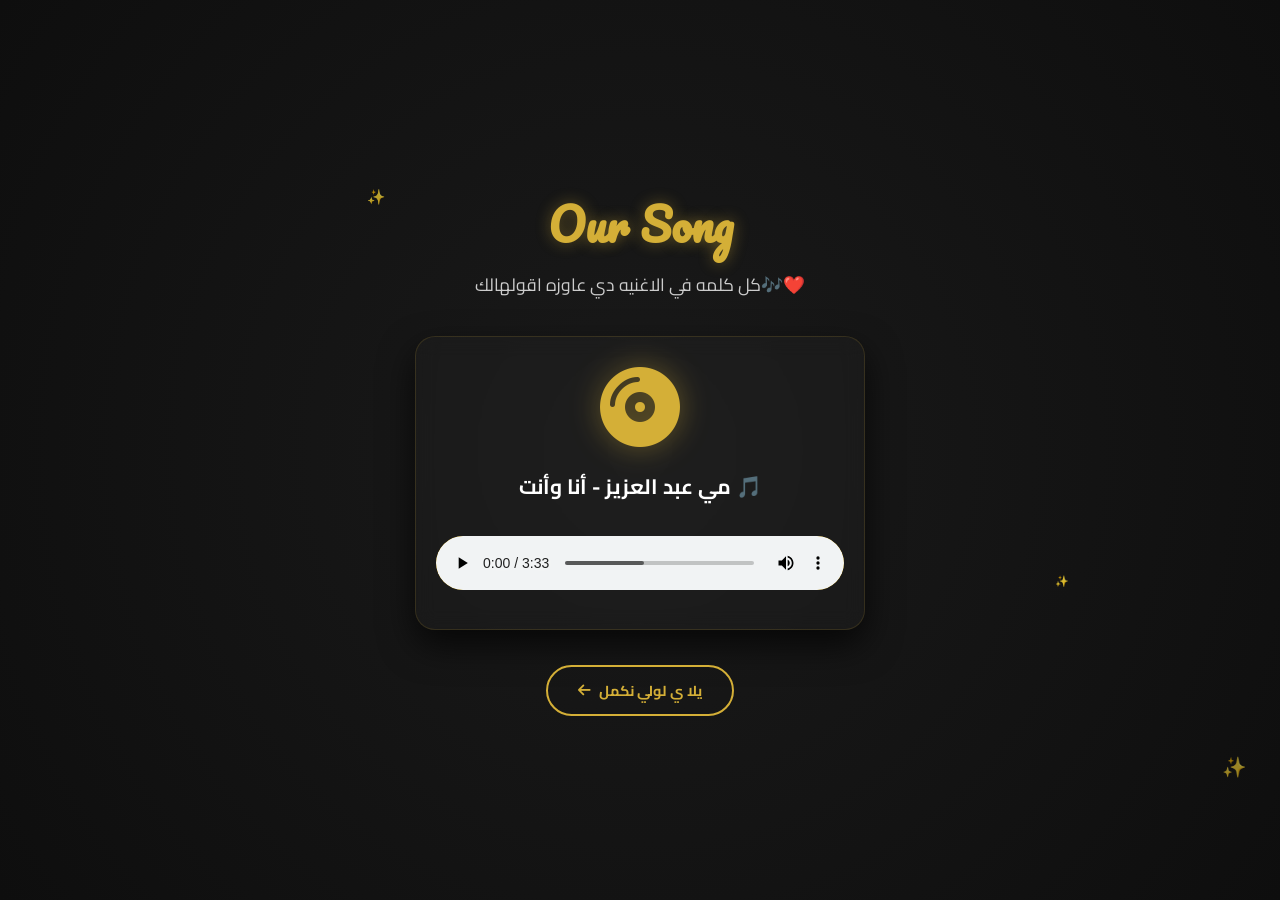
<file: music.html>
<!DOCTYPE html>
<html lang="en">
<head>
    <meta charset="UTF-8">
    <meta name="viewport" content="width=device-width, initial-scale=1.0">
    <title>Our Song 🎵</title>
    
    <link href="https://fonts.googleapis.com/css2?family=Cairo:wght@400;700&family=Pacifico&display=swap" rel="stylesheet">
    <link rel="stylesheet" href="https://cdnjs.cloudflare.com/ajax/libs/font-awesome/6.5.1/css/all.min.css">
    
    <style>
        * {
            box-sizing: border-box;
            margin: 0;
            padding: 0;
        }

        body {
            background-color: #0e0e0e;
            background: radial-gradient(circle at center, #1a1a1a 0%, #0e0e0e 100%);
            color: white;
            font-family: 'Cairo', sans-serif;
            min-height: 100vh;
            display: flex;
            flex-direction: column;
            justify-content: center;
            align-items: center;
            padding: 20px;
            overflow: hidden;
            position: relative;
        }

        h1 {
            font-family: 'Pacifico', cursive;
            color: #d4af37;
            font-size: 2.8rem;
            margin-bottom: 5px;
            text-align: center;
            text-shadow: 0 0 15px rgba(212, 175, 55, 0.4);
        }

        .subtitle {
            font-size: 1.1rem;
            color: #ccc;
            margin-bottom: 35px;
            text-align: center;
        }

        /* حاوية كارت كاسيت الموسيقى الفخم */
        .music-player-container {
            width: 100%;
            max-width: 450px;
            background: rgba(255, 255, 255, 0.02);
            border: 1px solid rgba(212, 175, 55, 0.15);
            border-radius: 20px;
            padding: 30px 20px;
            box-shadow: 0 15px 35px rgba(0, 0, 0, 0.7);
            backdrop-filter: blur(10px);
            text-align: center;
            position: relative;
            z-index: 100;
        }

        /* صورة أو أيقونة متحركة تعبر عن الموسيقى */
        .disc-icon {
            font-size: 5rem;
            color: #d4af37;
            margin-bottom: 20px;
            animation: spin 4s linear infinite; /* بتلف زي الاسطوانة */
            display: inline-block;
            filter: drop-shadow(0 0 15px rgba(212, 175, 55, 0.4));
        }

        @keyframes spin {
            100% { transform: rotate(360deg); }
        }

        .song-title {
            font-size: 1.3rem;
            color: #ffffff;
            margin-bottom: 20px;
            font-weight: bold;
        }

        /* تظبيط شكل مشغل الصوت الافتراضي عشان يليق بالتصميم */
        audio {
            width: 100%;
            margin-top: 10px;
            border-radius: 30px;
            background: #d4af37; /* يدي لمسة ذهبية للمشغل */
        }

        /* زرار العودة */
        .back-btn {
            margin-top: 35px;
            padding: 10px 30px;
            background: transparent;
            color: #d4af37;
            border: 2px solid #d4af37;
            border-radius: 50px;
            font-weight: bold;
            font-size: 0.9rem;
            cursor: pointer;
            text-decoration: none;
            transition: all 0.3s ease;
            display: inline-flex;
            align-items: center;
            gap: 8px;
            position: relative;
            z-index: 100;
        }

        .back-btn:hover {
            background: linear-gradient(45deg, #d4af37, #b8962e);
            color: #0e0e0e;
            transform: scale(1.05);
            box-shadow: 0 0 15px rgba(212, 175, 55, 0.4);
        }
    </style>
</head>
<body>

    <h1>Our Song</h1>
    <p class="subtitle">كل كلمه في الاغنيه دي عاوزه اقولهالك🎶❤️</p>

    <div class="music-player-container">
        <i class="fa-solid fa-compact-disc disc-icon"></i>
        
        <div class="song-title">مي عبد العزيز - أنا وأنت 🎵</div>

        <audio controls autoplay>
            <source src="song.mp3" type="audio/mpeg">
            Your browser does not support the audio element.
        </audio>
    </div>
    <a href="special.html" class="back-btn">
        <i class="fa-solid fa-arrow-left"></i> يلا ي لولي نكمل
    </a>

    <script>
        function createMusicStar() {
            const star = document.createElement('div');
            star.innerHTML = '✨';
            star.style.position = 'fixed';
            star.style.left = Math.random() * 100 + 'vw';
            star.style.top = Math.random() * 100 + 'vh';
            star.style.fontSize = Math.random() * 12 + 8 + 'px';
            star.style.color = '#d4af37';
            star.style.opacity = Math.random();
            star.style.pointerEvents = 'none';
            star.style.zIndex = '1';
            star.style.transition = 'opacity 2s';
            document.body.appendChild(star);
            setTimeout(() => { star.style.opacity = '0'; setTimeout(() => star.remove(), 2000); }, 3000);
        }
        setInterval(createMusicStar, 400);
    </script>
<audio id="globalBgMusic" loop>
        <source src="music.mp3" type="audio/mp3">
    </audio>

    <script>
    document.addEventListener("DOMContentLoaded", function() {
        // أول ما يدخل هنا.. هنوقف تماماً أغنية الخلفية الموحدة عشان ما تعملش شوشرة
        localStorage.setItem('bgMusicState', 'paused_by_page');
        
        // هنا الكود الأساسي لتشغيل الأغنية الـ MP3 الخاصة بالصفحة دي:
        const mainAudio = document.querySelector('audio'); // بيلقط الأغنية الأساسية في الصفحة
        
        if(mainAudio) {
            // تشغيل الأغنية الأساسية للملف عند التفاعل
            document.body.addEventListener('click', function() {
                mainAudio.play().catch(e => {});
            }, { once: true });
        }
    });
</script>

</body>
</html>
</body>
</html>
</file>
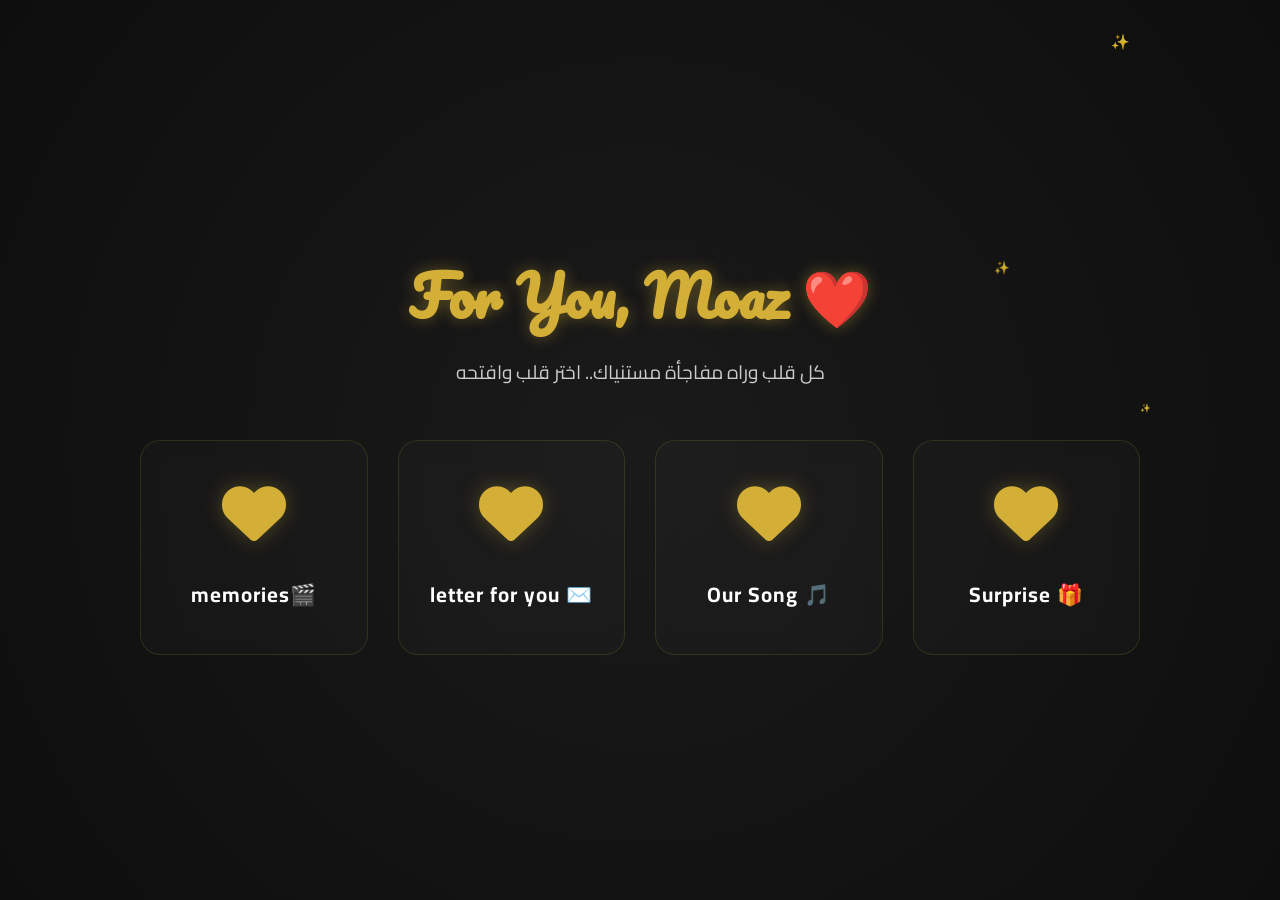
<file: special.html>
<!DOCTYPE html>
<html lang="ar">
<head>
    <meta charset="UTF-8">
    <meta name="viewport" content="width=device-width, initial-scale=1.0">
    <title>Something Special ❤️</title>
    
    <link href="https://fonts.googleapis.com/css2?family=Cairo:wght@400;700&family=Pacifico&display=swap" rel="stylesheet">
    <link rel="stylesheet" href="https://cdnjs.cloudflare.com/ajax/libs/font-awesome/6.5.1/css/all.min.css">
    
    <style>
        * {
            box-sizing: border-box;
            margin: 0;
            padding: 0;
        }

        body {
            background-color: #0e0e0e;
            background: radial-gradient(circle at center, #1a1a1a 0%, #0e0e0e 100%);
            color: white;
            font-family: 'Cairo', sans-serif;
            min-height: 100vh;
            display: flex;
            flex-direction: column;
            justify-content: center;
            align-items: center;
            padding: 20px;
            overflow: hidden;
            position: relative;
        }

        h1 {
            font-family: 'Pacifico', cursive;
            color: #d4af37;
            font-size: 3.5rem;
            margin-bottom: 10px;
            text-align: center;
            text-shadow: 0 0 15px rgba(212, 175, 55, 0.4);
        }

        .subtitle {
            font-size: 1.2rem;
            color: #ccc;
            margin-bottom: 50px;
            text-align: center;
        }

        /* شبكة القلوب (4 أعمدة في الكمبيوتر، ويهدوا تحت بعض في الموبايل) */
        .hearts-grid {
            display: grid;
            grid-template-columns: repeat(4, 1fr);
            gap: 30px;
            width: 100%;
            max-width: 1000px;
            position: relative;
            z-index: 100;
        }

        /* كارت القلب الواحدة */
        .heart-card {
            background: rgba(255, 255, 255, 0.02);
            border: 1px solid rgba(212, 175, 55, 0.15);
            border-radius: 20px;
            padding: 40px 20px;
            text-align: center;
            cursor: pointer;
            backdrop-filter: blur(10px);
            transition: all 0.4s cubic-bezier(0.175, 0.885, 0.32, 1.275);
            text-decoration: none; /* إلغاء الخط تحت الكلام */
        }

        /* تأثير الحركة والنور عند الوقوف على القلب */
        .heart-card:hover {
            transform: translateY(-15px);
            border-color: #d4af37;
            box-shadow: 0 15px 30px rgba(212, 175, 55, 0.2);
            background: rgba(212, 175, 55, 0.03);
        }

        /* ستايل أيقونة القلب */
        .heart-card i {
            color: #d4af37;
            font-size: 4rem;
            margin-bottom: 20px;
            transition: transform 0.3s ease;
            display: inline-block;
            filter: drop-shadow(0 0 10px rgba(212, 175, 55, 0.3));
        }

        .heart-card:hover i {
            transform: scale(1.2);
            color: #ff4d4d; /* يقلب أحمر دافئ لما يقف عليه كحركة صايعة */
            filter: drop-shadow(0 0 15px rgba(255, 77, 77, 0.6));
        }

        /* اسم التبويب تحت القلب */
        .heart-title {
            color: #ffffff;
            font-size: 1.3rem;
            font-weight: bold;
            margin-top: 10px;
            letter-spacing: 1px;
        }

        /* الموبايل: القلوب تترتب اتنين اتنين عشان الشاشة متبقاش ضيقة */
        @media (max-width: 768px) {
            .hearts-grid {
                grid-template-columns: repeat(2, 1fr);
                gap: 20px;
            }
            h1 { font-size: 2.5rem; }
        }
    </style>
</head>
<body>

    <h1>For You, Moaz ❤️</h1>
    <p class="subtitle">كل قلب وراه مفاجأة مستنياك.. اختر قلب وافتحه</p>

    <div class="hearts-grid">

        <a href="memories.html" class="heart-card">
            <i class="fa-solid fa-heart"></i>
            <div class="heart-title">memories🎬</div>
        </a>

        <a href="letterpage.html" class="heart-card">
            <i class="fa-solid fa-heart"></i>
            <div class="heart-title">letter for you ✉️</div>
        </a>
        <a href="music.html" class="heart-card">
            <i class="fa-solid fa-heart"></i>
            <div class="heart-title">Our Song 🎵</div>
        </a>

        <a href="surprise.html" class="heart-card">
            <i class="fa-solid fa-heart"></i>
            <div class="heart-title">Surprise 🎁</div>
        </a>

    </div>

    <script>
        function createSpecialStar() {
            const star = document.createElement('div');
            star.innerHTML = '✨';
            star.style.position = 'fixed';
            star.style.left = Math.random() * 100 + 'vw';
            star.style.top = Math.random() * 100 + 'vh';
            star.style.fontSize = Math.random() * 12 + 8 + 'px';
            star.style.color = '#d4af37';
            star.style.opacity = Math.random();
            star.style.pointerEvents = 'none';
            star.style.zIndex = '1';
            star.style.transition = 'opacity 2s';

            document.body.appendChild(star);

            setTimeout(() => {
                star.style.opacity = '0';
                setTimeout(() => star.remove(), 2000);
            }, 3000);
        }
        setInterval(createSpecialStar, 400);
    </script>
<audio id="globalBgMusic" loop>
    <source src="music.mp3" type="audio/mp3">
</audio>

<script>
    document.addEventListener("DOMContentLoaded", function() {
        const audio = document.getElementById('globalBgMusic');

        // 1. استرجاع الوقت اللي وقفت عنده الأغنية من الصفحة اللي فاتت
        const savedTime = localStorage.getItem('bgMusicTime');
        if (savedTime) {
            audio.currentTime = parseFloat(savedTime);
        }

        // 2. تشغيل الأغنية عند أول ضغطة للمستخدم في الصفحة لتخطي حماية المتصفح
        function playAudio() {
            audio.play().catch(e => console.log("في انتظار تفاعل المستخدم"));
        }
        document.body.addEventListener('click', playAudio, { once: true });
        
        // محاولة تشغيل تلقائي إذا كان المتصفح يسمح
        audio.play().catch(e => {});

        // 3. حفظ وقت الأغنية الحالي كل ثانية في ذاكرة المتصفح عشان الصفحة اللي بعدها تقراه
        setInterval(() => {
            if (!audio.paused) {
                localStorage.setItem('bgMusicTime', audio.currentTime);
                localStorage.setItem('bgMusicState', 'playing');
            }
        }, 1000);

        // 4. حفظ الوقت فوراً قبل ما يقفل الصفحة أو يتنقل
        window.addEventListener('beforeunload', () => {
            localStorage.setItem('bgMusicTime', audio.currentTime);
        });
    });
</script>
</body>
</html>
</file>
<file: style.css>
/* ==========================================================================
   1. التنسيق الأساسي للموقع (تنظيف وتثبيت الخلفية)
   ========================================================================== */
* {
    box-sizing: border-box;
    margin: 0;
    padding: 0;
}

body {
    background-color: #0e0e0e; 
    background: radial-gradient(circle at center, #1a1a1a 0%, #0e0e0e 100%);
    color: white;
    font-family: 'Cairo', 'Poppins', sans-serif;
    display: flex !important;
    flex-direction: column !important;
    justify-content: center !important;
    align-items: center !important;
    height: 100vh !important;
    text-align: center !important;
    overflow: hidden !important; 
    position: relative;
}

/* ==========================================================================
   2. الكود السحري: تأمين الطبقات (رفع الكلام والزراير فوق النجوم إجباري)
   ========================================================================== */
/* الكود ده بيرفع كل محتويات الصفحات (index, intro, birthday) لأعلى طبقة في المتصفح */
.container, .login-card, .login-container, .buttons-group, .btn-group, .cake-container {
    position: relative !important;
    z-index: 9999999 !important; 
    pointer-events: auto !important; /* بيسمح باللمس والضغط */
    animation: none !important; /* تثبيت الكلام ومنع الهز */
    transform: none !important;
}

/* تأمين المربعات والزراير جوة الكروت إجباري */
.container *, .login-card * {
    pointer-events: auto !important;
    position: relative;
    z-index: 99999999 !important;
}

/* إجبار النجوم والـ Particles تطير في الخلفية وماتلمسش الماوس نهائي */
.particle, div[class*="star"], body > div:not(.container):not(.login-card) {
    pointer-events: none !important;
    z-index: -1 !important;
}

/* ==========================================================================
   3. التنسيق الموحد للأزرار الفخمة (تحويل السهم لإيد وتفعيل النور)
   ========================================================================== */
.journey-btn, button, .btn-yes, .btn-no {
    display: inline-block !important;
    padding: 14px 40px !important;
    background: linear-gradient(45deg, #1a1a1a, #262626) !important;
    color: #d4af37 !important;
    border: 2px solid #d4af37 !important;
    text-decoration: none !important;
    border-radius: 50px !important;
    font-weight: bold !important;
    font-size: 1.1rem !important;
    cursor: pointer !important; /* بيجبر السهم يقلب إيد */
    z-index: 999999999 !important; /* أعلى طبقة ممكنة للزرار */
    pointer-events: auto !important;
    transition: all 0.3s ease !important;
    box-shadow: 0 5px 15px rgba(0, 0, 0, 0.4);
}

.journey-btn:hover, button:hover, .btn-yes:hover {
    background: #d4af37 !important;
    color: #0e0e0e !important;
    box-shadow: 0 0 25px rgba(212, 175, 55, 0.6) !important;
    transform: translateY(-3px) !important;
}

/* تنسيق خانة الكتابة (الباسورد) */
input {
    padding: 12px 20px;
    background: #222;
    border: 1px solid #d4af37;
    color: white;
    border-radius: 8px;
    margin-bottom: 15px;
    font-size: 1rem;
    text-align: center;
    pointer-events: auto !important;
    z-index: 999999999 !important;
}

/* ==========================================================================
   4. تنسيق خاص بصفحة التورتة (الهروب لزرار NO)
   ========================================================================== */
.buttons-group {
    display: flex;
    gap: 20px;
    justify-content: center;
    margin-top: 20px;
}

#runaway-btn {
    transition: left 0.15s ease, top 0.15s ease !important;
}
</file>
